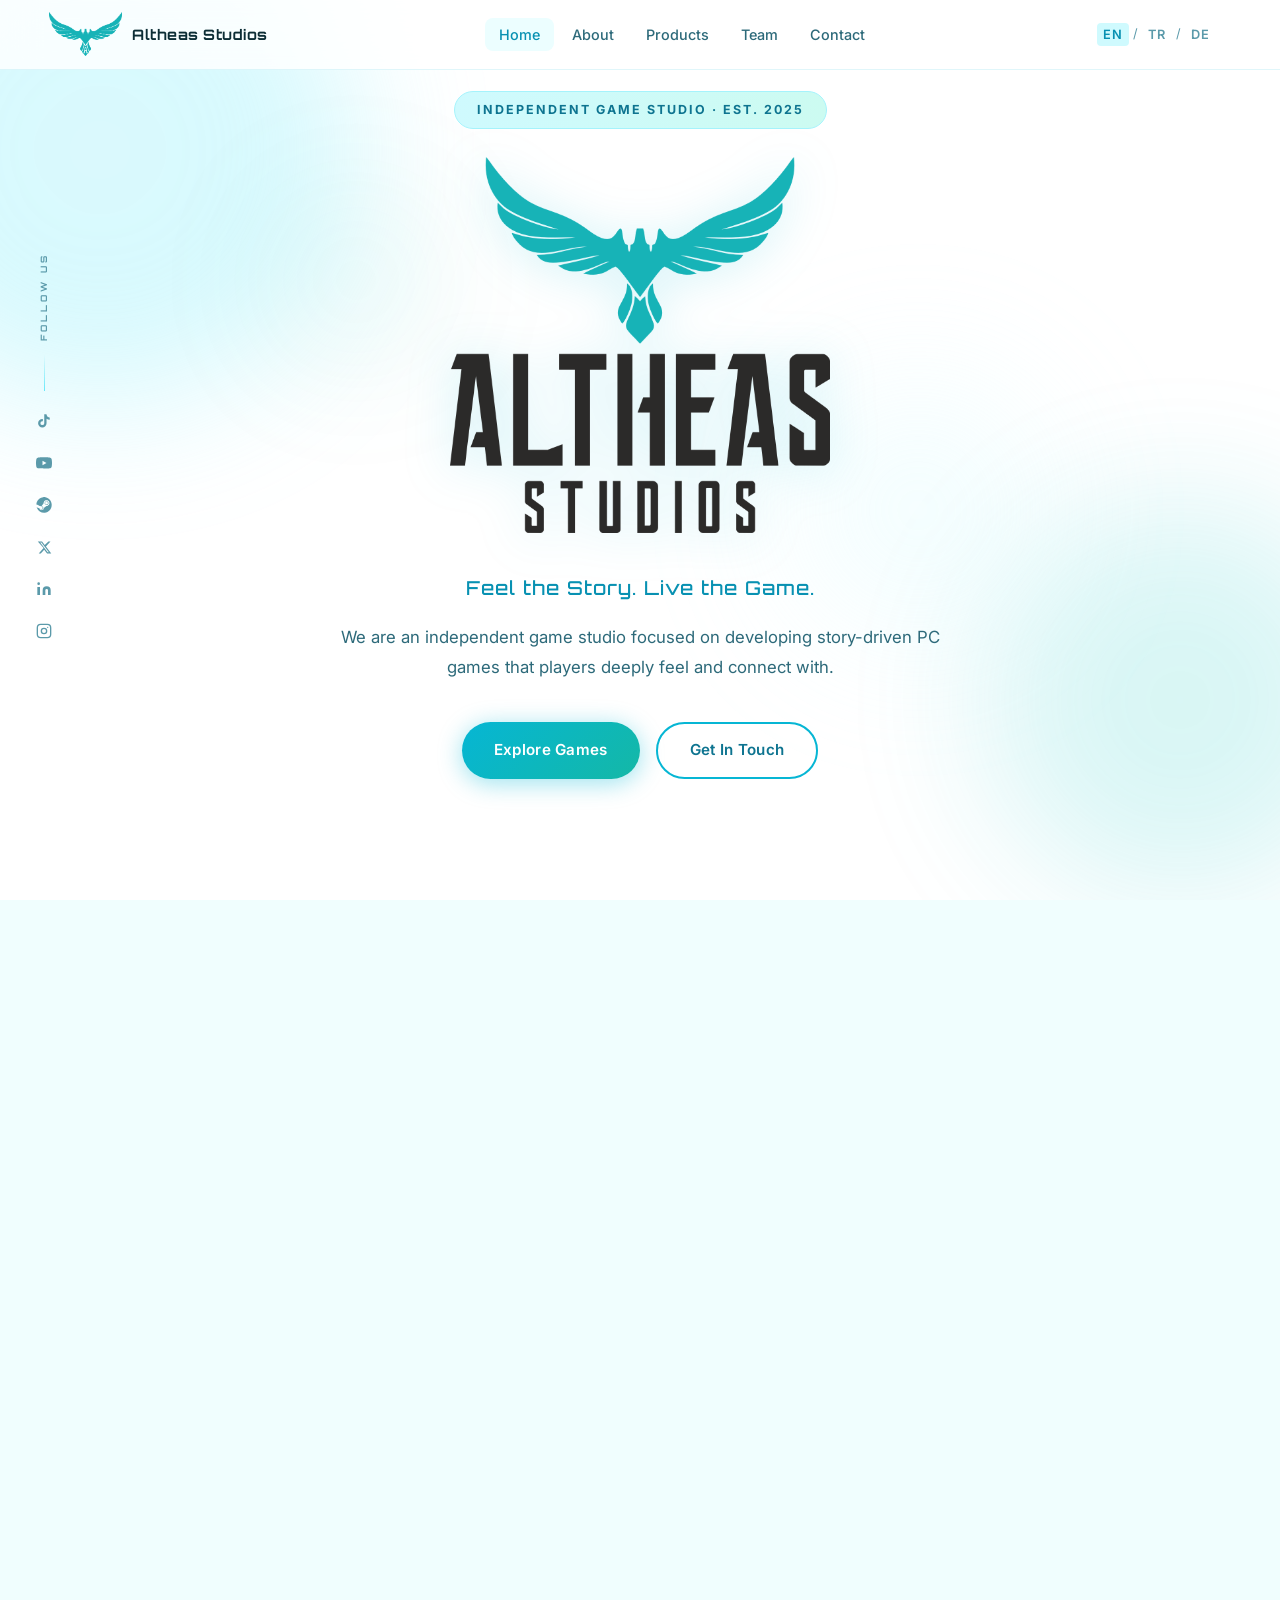
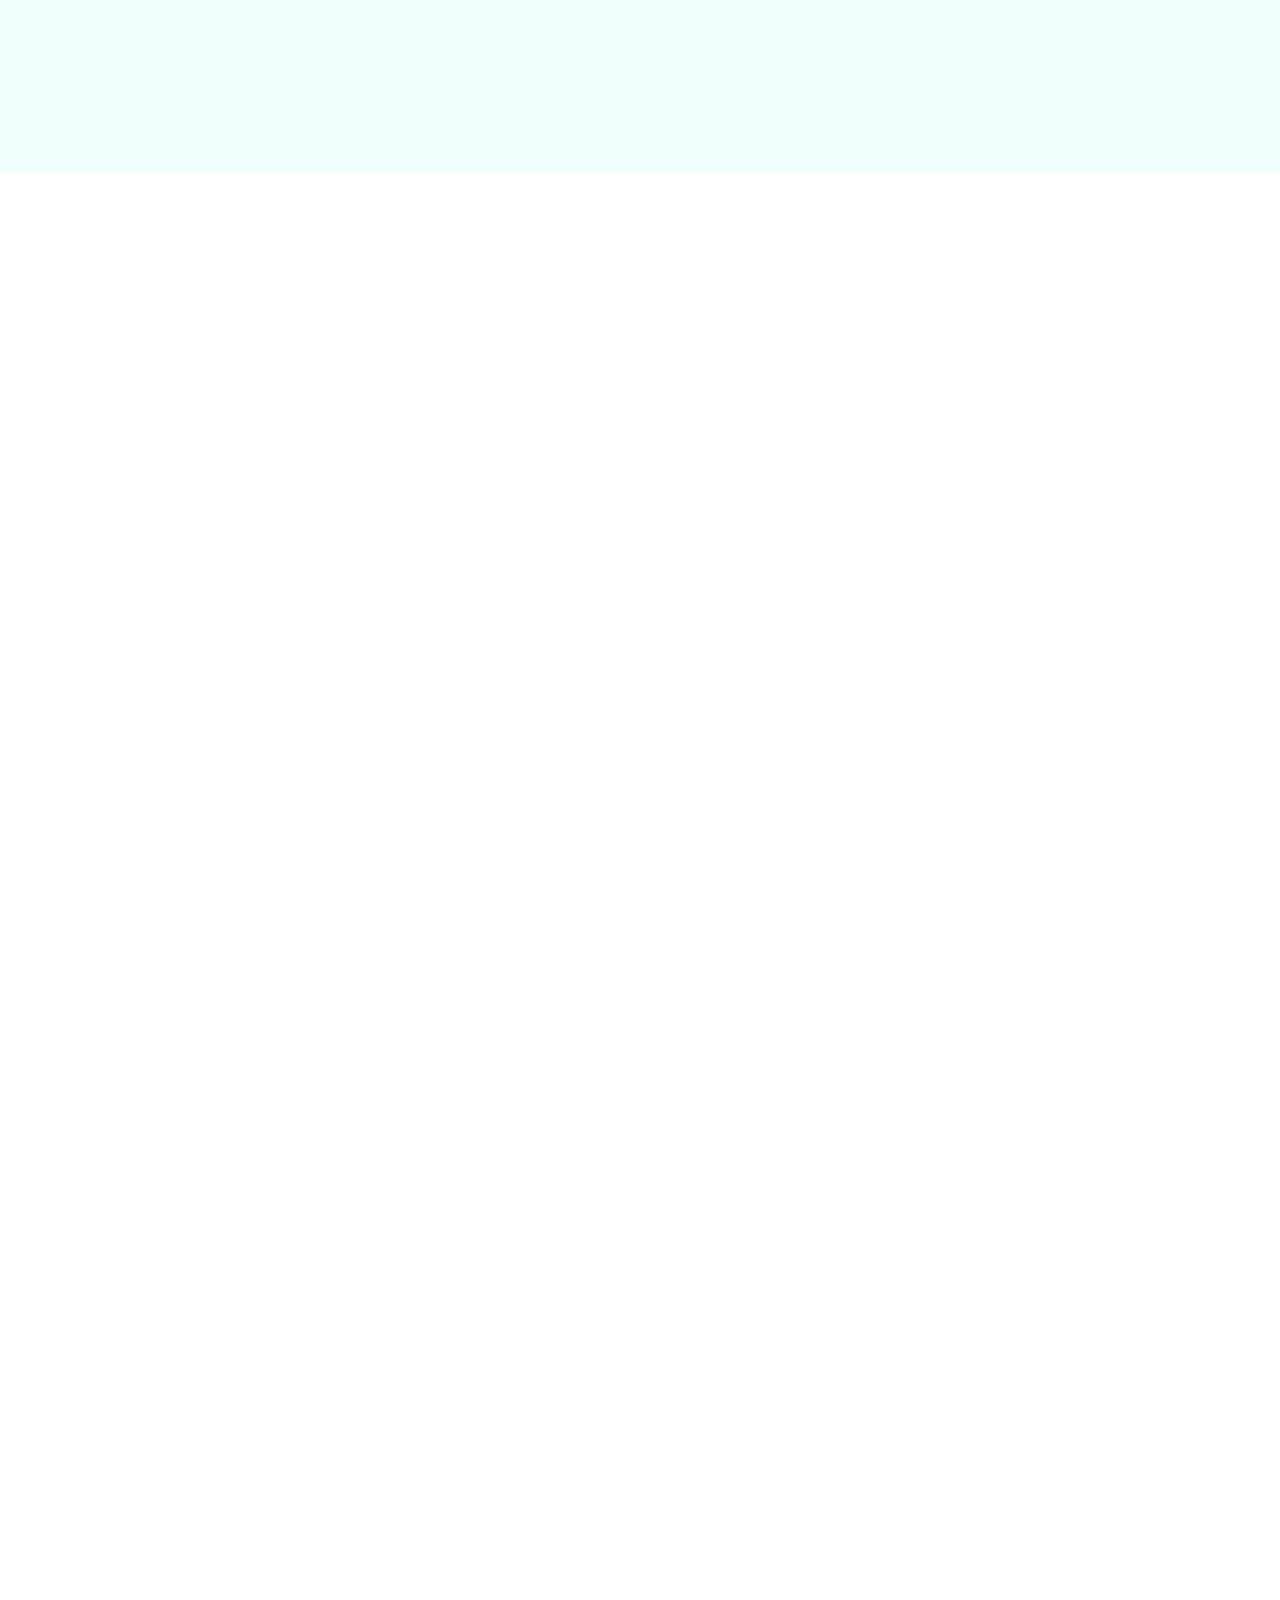
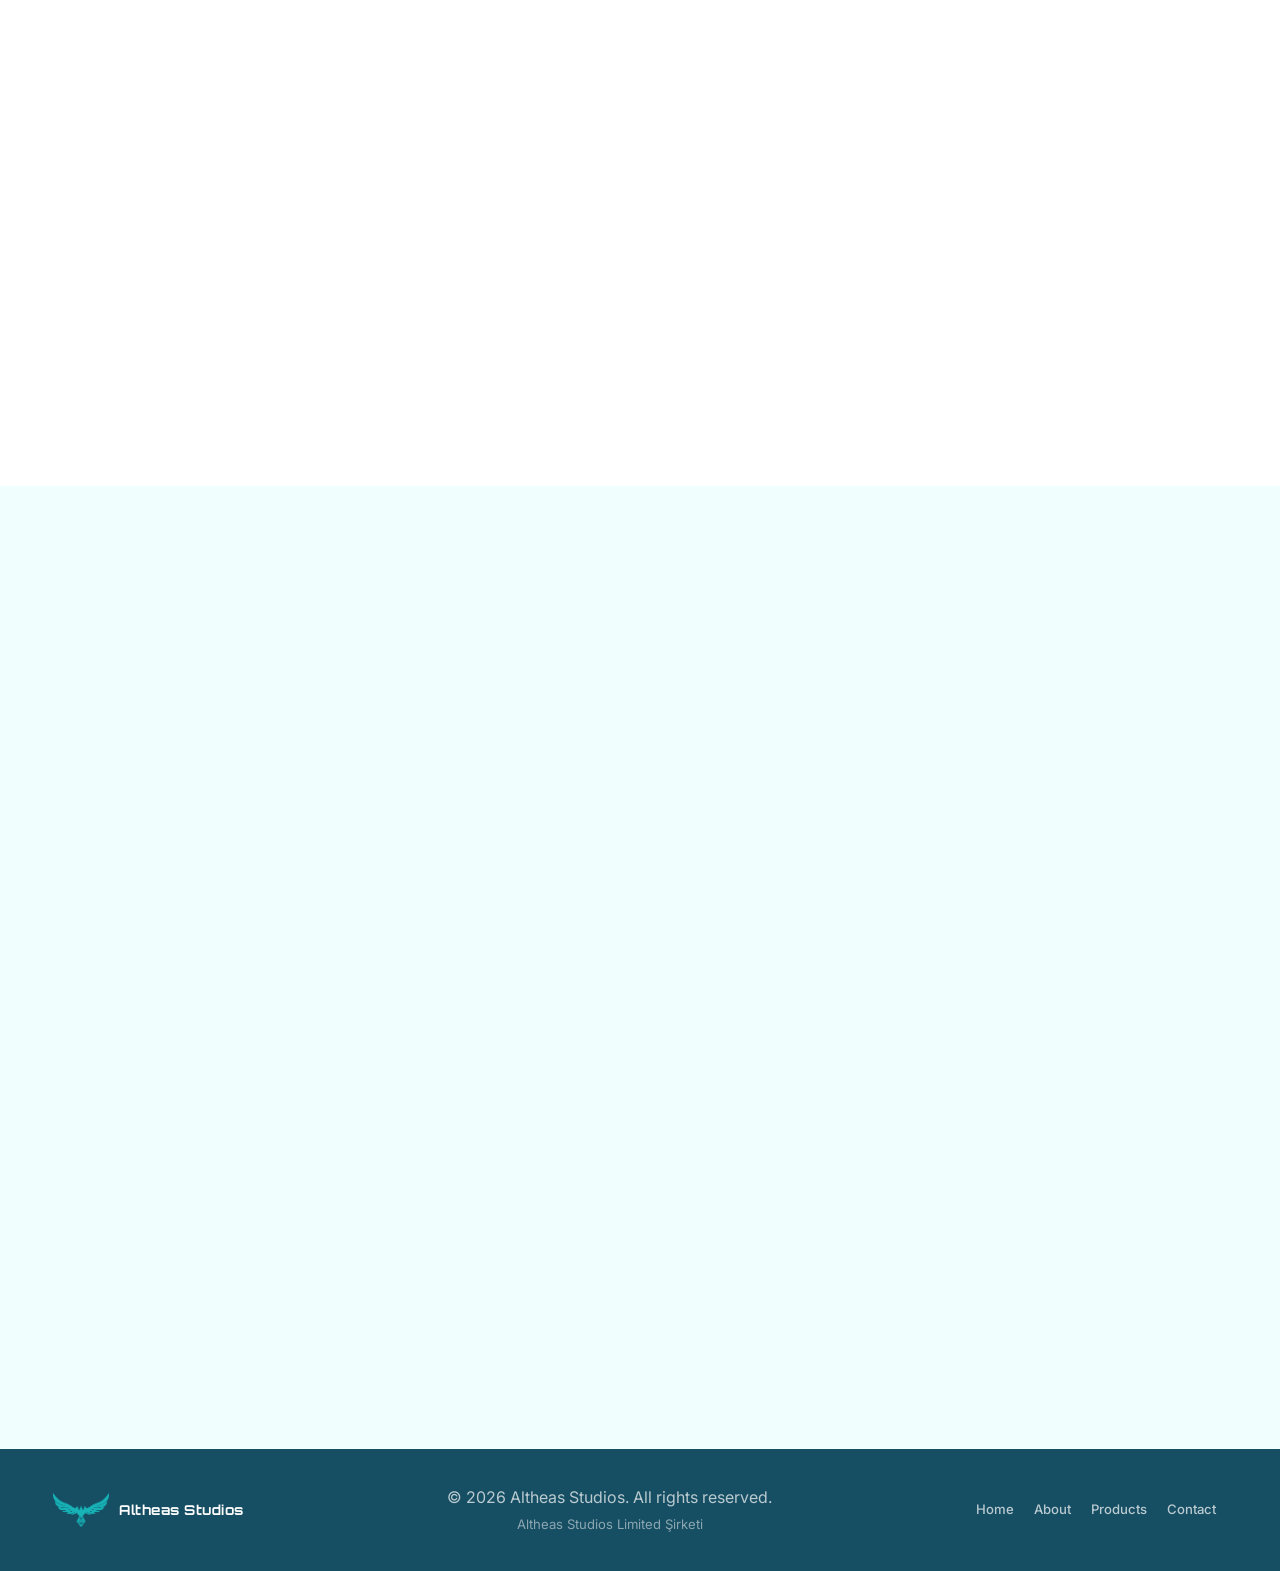
<file: index.html>
﻿<!DOCTYPE html>
<html lang="en">
<head>
  <meta charset="UTF-8" />
  <meta name="viewport" content="width=device-width, initial-scale=1.0" />
  <link rel="icon" type="image/png" href="assets/logo.png" />
  <title>Altheas Studios</title>
  <link rel="stylesheet" href="styles.css" />
  <link rel="preconnect" href="https://fonts.googleapis.com" />
  <link rel="preconnect" href="https://fonts.gstatic.com" crossorigin />
  <link
    href="https://fonts.googleapis.com/css2?family=Orbitron:wght@400;600;700;900&family=Inter:wght@300;400;500;600;700&display=swap"
    rel="stylesheet"
  />
</head>
<body>

  <!-- ─── Mount point — sections are injected here by script.js ─── -->
  <div id="app">
    <div class="page-loader">
      <div class="loader-logo"><img src="assets/logo.png" alt="Altheas Studios"></div>
    </div>
  </div>

  <!-- ── Locale files (data only, no DOM manipulation) ── -->
  <script src="locales/en.js"></script>
  <script src="locales/tr.js"></script>
  <script src="locales/de.js"></script>

  <!-- ── Main app (fetches sections, assembles DOM, runs i18n + animations) ── -->
  <script src="script.js"></script>

</body>
</html>
</file>
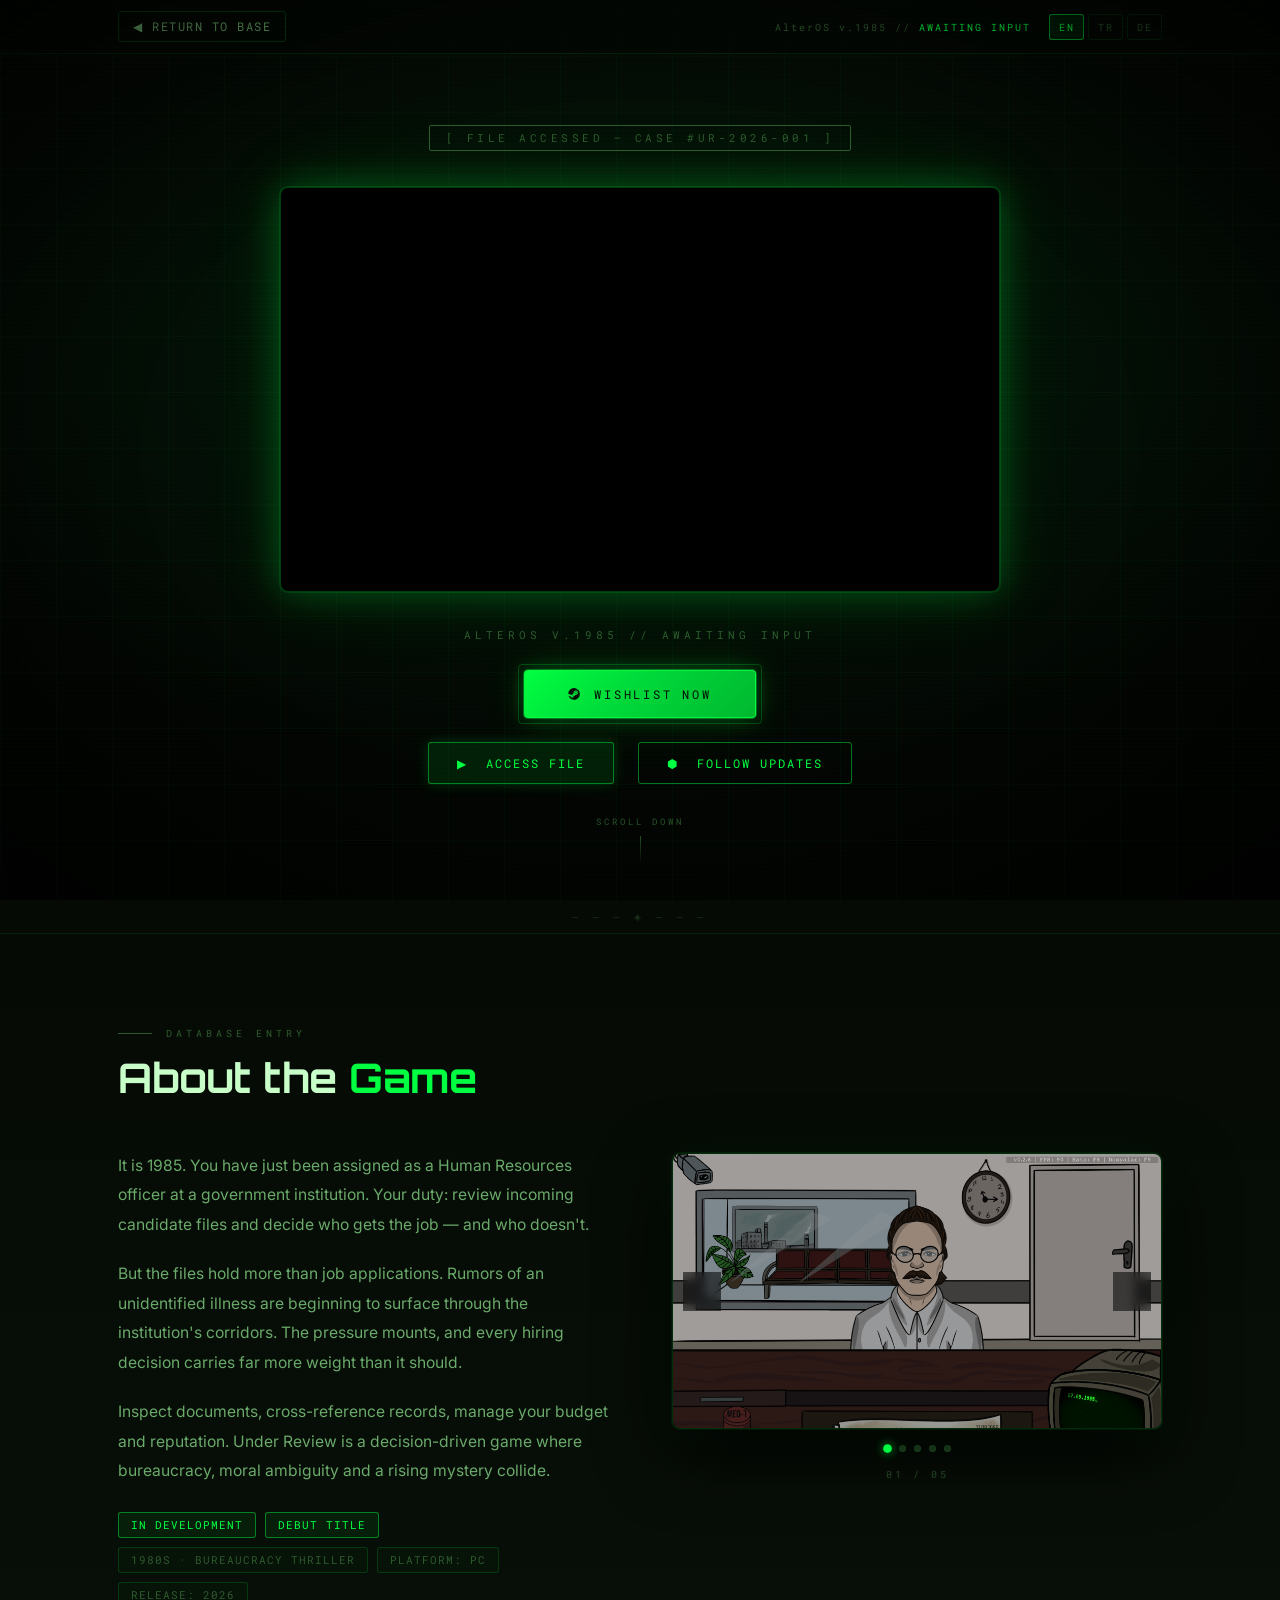
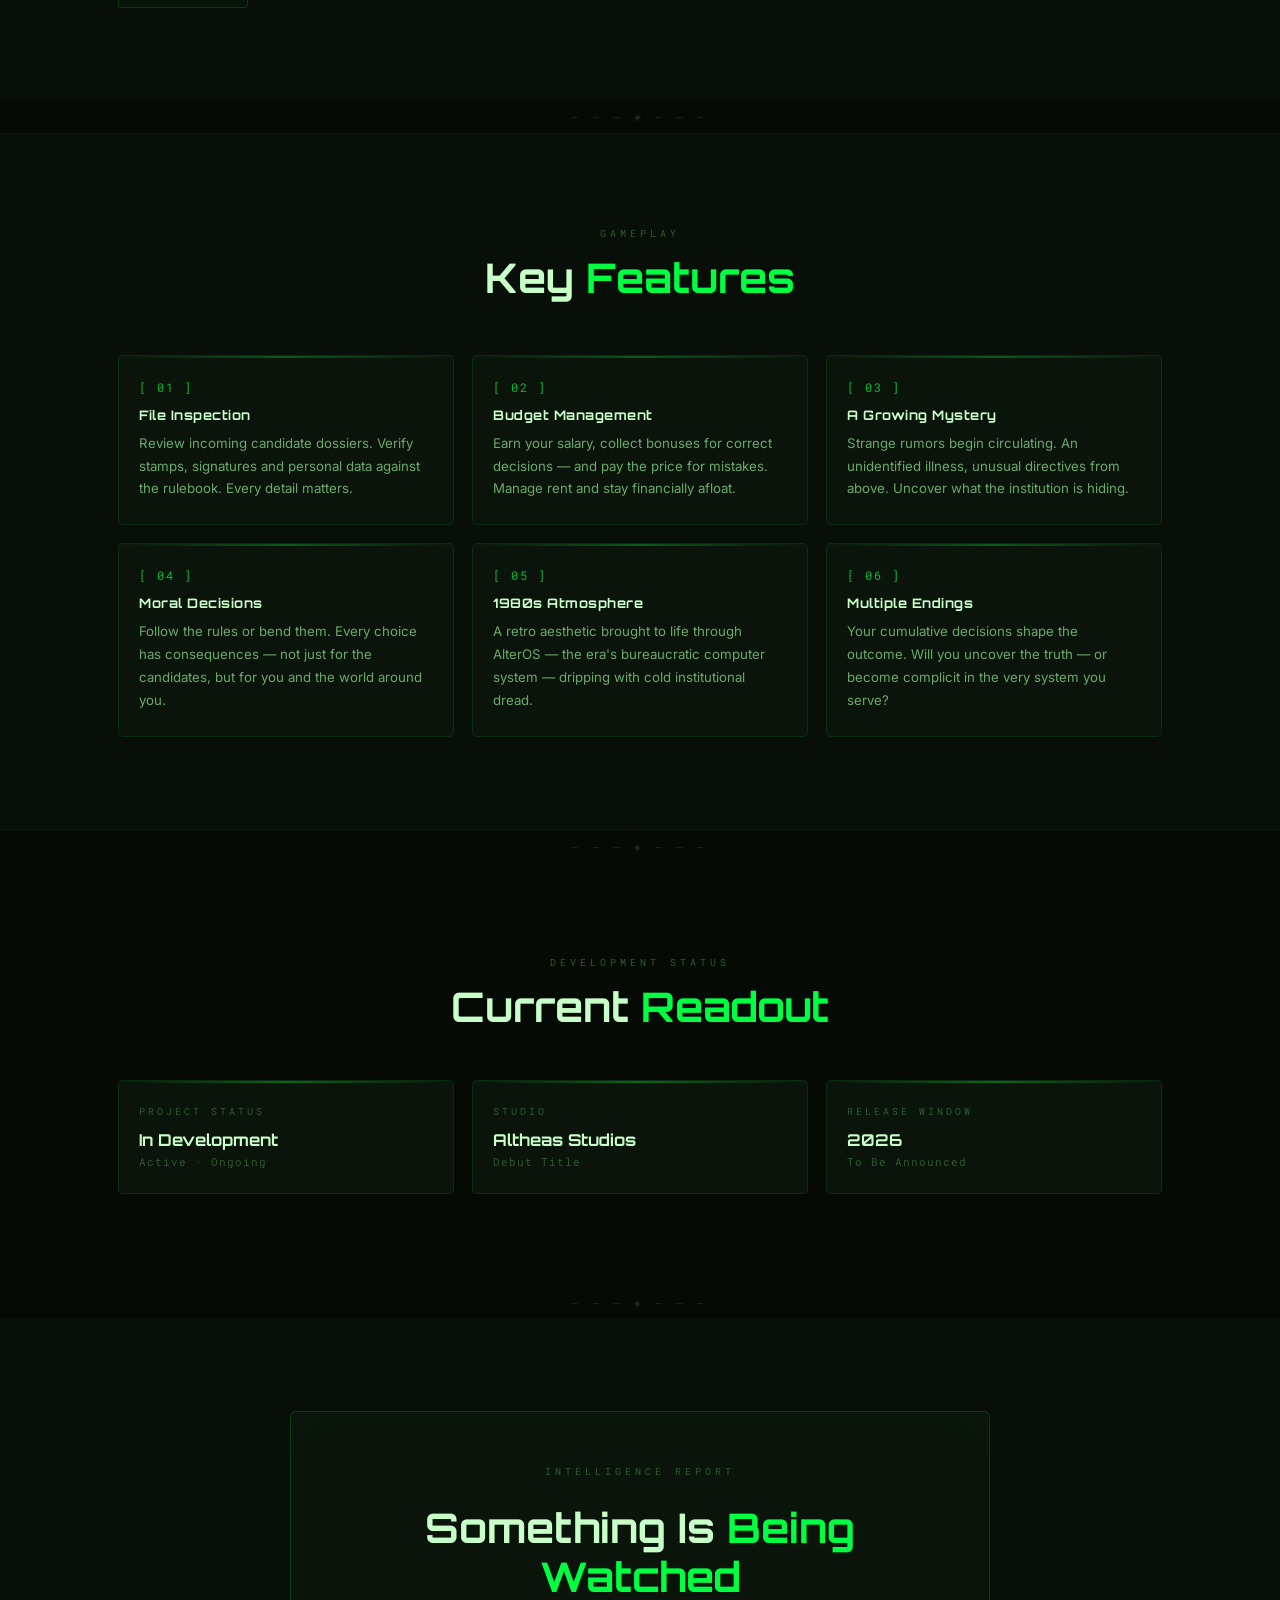
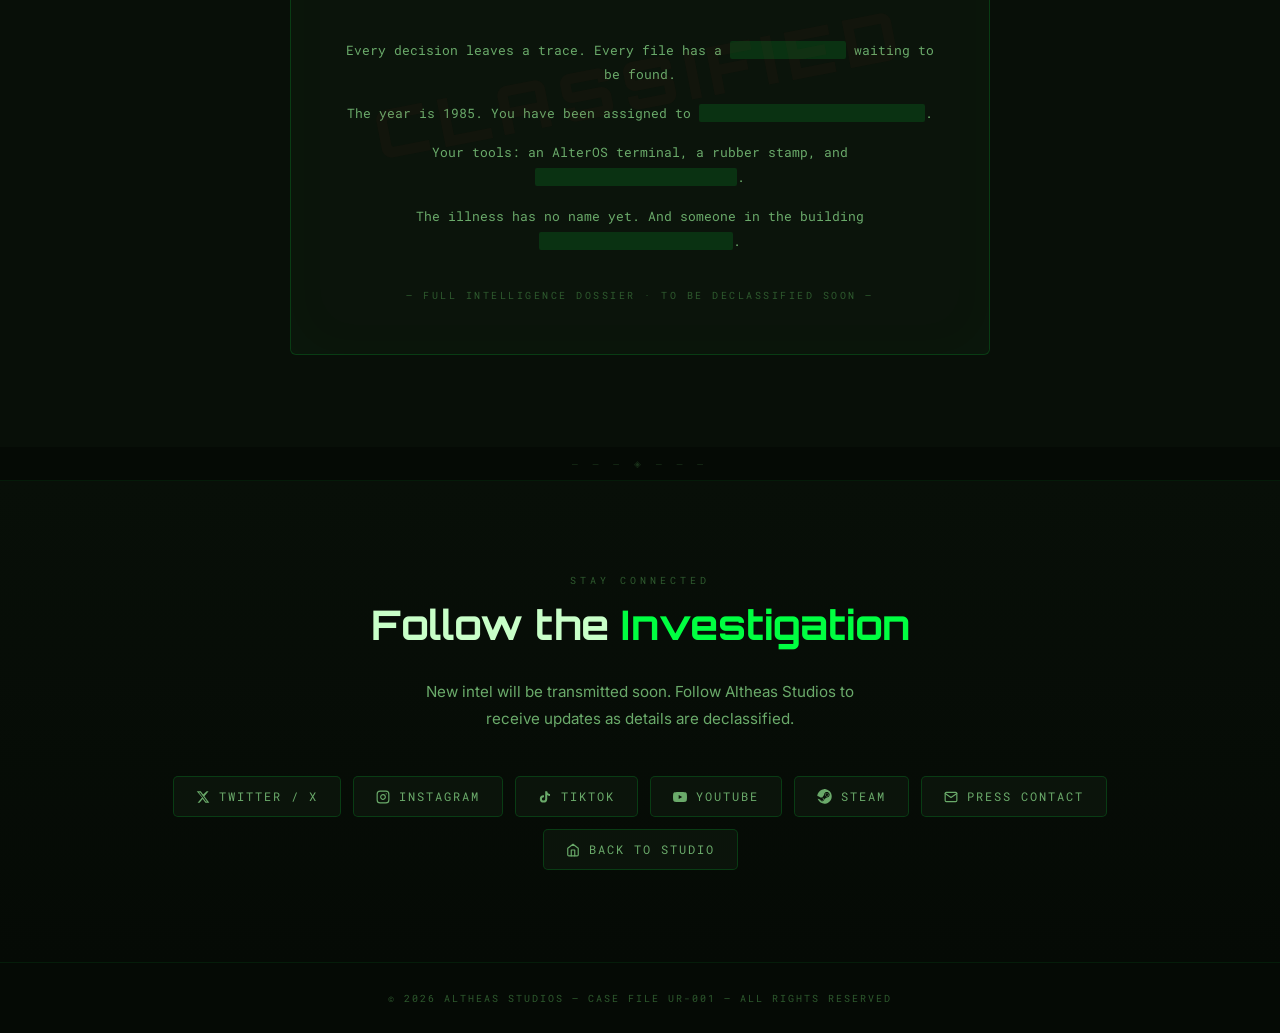
<file: games/under-review.html>
﻿<!DOCTYPE html>
<html lang="en">
<head>
  <meta charset="UTF-8" />
  <meta name="viewport" content="width=device-width, initial-scale=1.0" />
  <link rel="icon" type="image/png" href="../assets/logo.png" />
  <title>Under Review — Altheas Studios</title>
  <meta name="description" content="Under Review — debut title from Altheas Studios. A 1980s bureaucratic thriller. In active development." />
  <link rel="preconnect" href="https://fonts.googleapis.com" />
  <link rel="preconnect" href="https://fonts.gstatic.com" crossorigin />
  <link href="https://fonts.googleapis.com/css2?family=Orbitron:wght@400;600;700;900&family=Roboto+Mono:wght@400;500&family=Inter:wght@300;400;500;600;700&display=swap" rel="stylesheet" />
  <style>
    :root {
      --green-bright: #00ff41;
      --green-mid:    #00cc33;
      --green-dark:   #007a1e;
      --green-dim:    #004411;
      --red-warn:     #ff5555;
      --yellow-warn:  #ffbb00;
      --bg:           #050a05;
      --bg-surface:   #080f08;
      --bg-card:      #0b140b;
      --text-bright:  #c8ffc8;
      --text-mid:     #6aaa6a;
      --text-dim:     #2e5a2e;
      --font-mono:    'Roboto Mono', 'Courier New', monospace;
      --font-heading: 'Orbitron', sans-serif;
      --font-body:    'Inter', sans-serif;
    }
    *, *::before, *::after { box-sizing: border-box; margin: 0; padding: 0; }
    html { font-size: 16px; scroll-behavior: smooth; }
    body { font-family: var(--font-body); background: var(--bg); color: var(--text-bright); overflow-x: hidden; min-height: 100vh; }
    body::before { content: ''; position: fixed; inset: 0; background: repeating-linear-gradient(0deg,transparent,transparent 2px,rgba(0,0,0,.06) 2px,rgba(0,0,0,.06) 4px); pointer-events: none; z-index: 9000; }
    body::after  { content: ''; position: fixed; inset: 0; background: radial-gradient(ellipse at center,transparent 55%,rgba(0,0,0,.62) 100%); pointer-events: none; z-index: 8999; }
    a { text-decoration: none; color: inherit; }
    img { max-width: 100%; display: block; }
    .container { max-width: 1100px; margin: 0 auto; padding: 0 28px; }
    @keyframes blink        { 50%{opacity:0;} }
    @keyframes pulseDot     { 0%,100%{transform:scale(1);opacity:1;} 50%{transform:scale(1.6);opacity:.4;} }
    @keyframes logoFloat    { 0%,100%{transform:translateY(0);} 50%{transform:translateY(-10px);} }
    @keyframes scrollBounce { 0%,100%{opacity:.4;transform:translateX(-50%) translateY(0);} 50%{opacity:1;transform:translateX(-50%) translateY(7px);} }
    @keyframes scanFlicker  { 0%,100%{opacity:1;} 48%{opacity:1;} 50%{opacity:.96;} 52%{opacity:1;} }
    @keyframes wishlistPulse { 0%,100%{ transform:translateY(0) scale(1); box-shadow:0 0 0 1px rgba(0,255,65,.42), 0 0 18px rgba(0,255,65,.22), 0 0 42px rgba(0,255,65,.12); } 50%{ transform:translateY(-1px) scale(1.02); box-shadow:0 0 0 1px rgba(0,255,65,.68), 0 0 24px rgba(0,255,65,.34), 0 0 60px rgba(0,255,65,.18); } }

    .top-bar { position:fixed;top:0;left:0;right:0;z-index:500;height:54px;background:rgba(5,10,5,.93);border-bottom:1px solid rgba(0,255,65,.13);backdrop-filter:blur(14px);-webkit-backdrop-filter:blur(14px); }
    .top-bar-inner { max-width:1100px;margin:0 auto;padding:0 28px;height:100%;display:flex;align-items:center;justify-content:space-between;gap:16px; }
    .back-btn { display:inline-flex;align-items:center;gap:8px;font-family:var(--font-mono);font-size:.73rem;color:var(--text-mid);letter-spacing:1.5px;text-transform:uppercase;border:1px solid rgba(0,255,65,.2);padding:7px 14px;border-radius:3px;transition:color .2s,border-color .2s,background .2s;flex-shrink:0; }
    .back-btn:hover { color:var(--green-bright);border-color:rgba(0,255,65,.55);background:rgba(0,255,65,.06); }
    .top-bar-right { display:flex;align-items:center;gap:18px; }
    .top-bar-sys { font-family:var(--font-mono);font-size:.65rem;color:var(--text-dim);letter-spacing:2px; }
    .top-bar-sys .blink { color:var(--green-bright);animation:blink 1.3s step-end infinite; }
    .lang-switch { display:flex;gap:4px;align-items:center; }
    .lang-btn { font-family:var(--font-mono);font-size:.65rem;color:var(--text-dim);letter-spacing:1.5px;background:transparent;border:1px solid rgba(0,255,65,.12);padding:5px 9px;border-radius:3px;cursor:pointer;transition:color .2s,border-color .2s,background .2s;text-transform:uppercase; }
    .lang-btn:hover  { color:var(--green-bright);border-color:rgba(0,255,65,.4); }
    .lang-btn.active { color:var(--green-bright);border-color:rgba(0,255,65,.6);background:rgba(0,255,65,.09); }
    @media(max-width:600px){.top-bar-sys{display:none;}}

    .hero { min-height:100vh;display:flex;align-items:center;justify-content:center;flex-direction:column;padding:80px 28px 72px;position:relative;overflow:hidden; }
    .hero::before { content:'';position:absolute;inset:0;background:radial-gradient(ellipse 90% 65% at 50% 42%,rgba(0,56,18,.38) 0%,transparent 68%),linear-gradient(180deg,#050a05 0%,#030603 100%); }
    .hero::after  { content:'';position:absolute;inset:0;background-image:linear-gradient(rgba(0,255,65,.03) 1px,transparent 1px),linear-gradient(90deg,rgba(0,255,65,.03) 1px,transparent 1px);background-size:56px 56px; }
    .hero-content { position:relative;z-index:9100;text-align:center;max-width:860px;width:100%; }
    .file-tag { display:inline-block;font-family:var(--font-mono);font-size:.66rem;color:var(--text-dim);letter-spacing:3.5px;text-transform:uppercase;margin-bottom:36px;border:1px solid var(--text-dim);padding:5px 16px;border-radius:2px; }
    .hero-trailer {
      width: min(720px, 92%);
      aspect-ratio: 16 / 9;
      margin: 0 auto 36px;
      border: 1px solid rgba(0,255,65,.24);
      border-radius: 8px;
      overflow: hidden;
      box-shadow: 0 0 0 1px rgba(0,255,65,.12), 0 0 36px rgba(0,255,65,.24), 0 0 80px rgba(0,255,65,.12);
      background: #000;
      position: relative;
      z-index: 9101;
    }
    .hero-trailer iframe {
      width: 100%;
      height: 100%;
      border: 0;
      display: block;
    }
    .sys-label { font-family:var(--font-mono);font-size:.68rem;color:var(--text-dim);letter-spacing:4px;text-transform:uppercase;margin-bottom:28px; }
    .hero-status { display:inline-flex;align-items:center;justify-content:center;gap:14px;position:relative;font-family:var(--font-mono);font-size:.78rem;color:#061006;border:1px solid rgba(0,255,65,.82);background:linear-gradient(135deg,#00ff41 0%,#00d93a 45%,#00b82f 100%);padding:15px 34px;border-radius:4px;letter-spacing:2.8px;text-transform:uppercase;margin-bottom:24px;min-width:232px;box-shadow:0 0 0 1px rgba(0,255,65,.34),0 0 20px rgba(0,255,65,.24),0 0 48px rgba(0,255,65,.14);animation:wishlistPulse 2s ease-in-out infinite; }
    .hero-status::before { content:'';position:absolute;inset:-7px;border-radius:inherit;border:1px solid rgba(0,255,65,.22);pointer-events:none; }
    .hero-status-link { text-decoration:none; transition:transform .2s, filter .2s; }
    .hero-status-link:hover { transform:translateY(-2px) scale(1.02); filter:saturate(1.12) brightness(1.05); }
    .hero-status-link:hover .pulse-steam { box-shadow:0 0 12px rgba(0,255,65,.8); }
    .pulse-steam {
      width:12px;
      height:12px;
      flex-shrink:0;
      background-color:#071107;
      box-shadow:0 0 0 1px rgba(0,0,0,.28), 0 0 8px rgba(0,0,0,.22);
      animation:pulseDot 3.2s ease-in-out infinite;
      -webkit-mask-image:url('../assets/steam.svg');
      -webkit-mask-repeat:no-repeat;
      -webkit-mask-position:center;
      -webkit-mask-size:contain;
      mask-image:url('../assets/steam.svg');
      mask-repeat:no-repeat;
      mask-position:center;
      mask-size:contain;
    }
    .hero-cta { display:flex;gap:24px;justify-content:center;flex-wrap:wrap; }
    .btn-term { display:inline-flex;align-items:center;gap:9px;font-family:var(--font-mono);font-size:.76rem;letter-spacing:2px;text-transform:uppercase;padding:12px 28px;border:1px solid rgba(0,255,65,.45);background:transparent;color:var(--green-bright);border-radius:3px;cursor:pointer;transition:background .22s,box-shadow .22s,border-color .22s; }
    .btn-term:hover { background:rgba(0,255,65,.1);box-shadow:0 0 22px rgba(0,255,65,.22);border-color:rgba(0,255,65,.7); }
    .btn-term.filled { background:rgba(0,255,65,.1);box-shadow:0 0 14px rgba(0,255,65,.18); }
    .btn-term.filled:hover { background:rgba(0,255,65,.18);box-shadow:0 0 32px rgba(0,255,65,.32); }
    .scroll-hint { position:absolute;bottom:36px;left:50%;transform:translateX(-50%);z-index:1;display:flex;flex-direction:column;align-items:center;gap:8px;font-family:var(--font-mono);font-size:.59rem;color:var(--text-dim);letter-spacing:3px;animation:scrollBounce 2.2s ease-in-out infinite; }
    .scroll-hint::after { content:'';width:1px;height:28px;background:linear-gradient(to bottom,var(--text-dim),transparent); }

    .divider { text-align:center;font-family:var(--font-mono);font-size:.59rem;color:var(--text-dim);letter-spacing:5px;padding:10px 0;opacity:.5; }

    .page-section { padding:92px 0; }
    .sec-label { display:flex;align-items:center;gap:14px;font-family:var(--font-mono);font-size:.65rem;color:var(--text-dim);letter-spacing:4px;text-transform:uppercase;margin-bottom:14px; }
    .sec-label::before { content:'';width:34px;height:1px;background:var(--text-dim);flex-shrink:0; }
    .sec-label.centered { justify-content:center; }
    .sec-label.centered::before { display:none; }
    .sec-title { font-family:var(--font-heading);font-weight:700;line-height:1.2;font-size:clamp(1.5rem,3.6vw,2.55rem);color:var(--text-bright);margin-bottom:28px; }
    .sec-title .accent { color:var(--green-bright); }
    .sec-title.centered { text-align:center; }

    .about-section { background:linear-gradient(180deg,var(--bg) 0%,var(--bg-surface) 100%);border-top:1px solid rgba(0,255,65,.07); }
    .about-grid { display:grid;grid-template-columns:1fr 1fr;gap:64px;align-items:center; }
    .about-text { display:flex;flex-direction:column;gap:20px; }
    .about-text p { color:var(--text-mid);font-size:.98rem;line-height:1.88; }
    .tags { display:flex;gap:9px;flex-wrap:wrap;margin-top:6px; }
    .tag { font-family:var(--font-mono);font-size:.67rem;color:var(--text-dim);border:1px solid rgba(0,255,65,.16);padding:5px 12px;border-radius:3px;letter-spacing:1px;text-transform:uppercase;background:rgba(0,255,65,.025); }
    .tag.lit { color:var(--green-bright);border-color:rgba(0,255,65,.45);background:rgba(0,255,65,.07); }

    /* ── Screenshot Carousel ── */
    .carousel-wrap { display:flex;flex-direction:column;gap:16px;align-items:center; }
    .carousel {
      width:min(520px,100%);
      aspect-ratio:16/9;
      position:relative;
      border-radius:8px;
      overflow:hidden;
      border:1px solid rgba(0,255,65,.18);
      box-shadow:
        0 0 0 1px rgba(0,255,65,.06),
        0 24px 70px rgba(0,0,0,.85),
        0 0 40px rgba(0,255,65,.06);
      background:#000;
      touch-action:pan-y;
      cursor:grab;
    }
    .carousel.dragging { cursor:grabbing; }
    .carousel-track {
      display:flex;
      height:100%;
      transition:transform .55s cubic-bezier(.4,0,.2,1);
      will-change:transform;
    }
    .carousel-slide {
      flex:0 0 100%;
      width:100%;
      height:100%;
      display:flex;
      align-items:center;
      justify-content:center;
    }
    .carousel-slide img {
      width:100%;height:100%;display:block;
      object-fit:cover;
      user-select:none;
      -webkit-user-drag:none;
    }
    /* Prev / Next arrows */
    .carousel-btn {
      position:absolute;top:50%;transform:translateY(-50%);
      background:rgba(0,0,0,.55);border:1px solid rgba(0,255,65,.2);
      color:var(--green-bright);font-family:var(--font-mono);font-size:1rem;
      width:38px;height:38px;border-radius:4px;
      display:flex;align-items:center;justify-content:center;
      cursor:pointer;transition:background .2s,border-color .2s;
      z-index:5;user-select:none;backdrop-filter:blur(4px);
    }
    .carousel-btn:hover { background:rgba(0,255,65,.12);border-color:rgba(0,255,65,.5); }
    .carousel-btn.prev { left:10px; }
    .carousel-btn.next { right:10px; }
    /* Dot indicators */
    .carousel-dots { display:flex;gap:8px;align-items:center;justify-content:center; }
    .carousel-dot {
      width:7px;height:7px;border-radius:50%;
      background:var(--text-dim);
      border:1px solid rgba(0,255,65,.15);
      cursor:pointer;
      transition:background .25s,box-shadow .25s,transform .25s;
    }
    .carousel-dot.active {
      background:var(--green-bright);
      box-shadow:0 0 8px rgba(0,255,65,.7);
      transform:scale(1.25);
    }
    /* Counter label */
    .carousel-counter {
      font-family:var(--font-mono);font-size:.6rem;color:var(--text-dim);
      letter-spacing:3px;
    }

    .features-section { background:var(--bg-surface);border-top:1px solid rgba(0,255,65,.07);border-bottom:1px solid rgba(0,255,65,.07); }
    .features-grid { display:grid;grid-template-columns:repeat(3,1fr);gap:18px; }
    .feat-card { background:var(--bg-card);border:1px solid rgba(0,255,65,.1);border-radius:5px;padding:24px 20px;position:relative;overflow:hidden;transition:border-color .25s,box-shadow .25s; }
    .feat-card:hover { border-color:rgba(0,255,65,.28);box-shadow:0 0 22px rgba(0,255,65,.06); }
    .feat-card::before { content:'';position:absolute;top:0;left:0;right:0;height:2px;background:linear-gradient(90deg,transparent,var(--green-bright),transparent);opacity:.3; }
    .feat-icon  { font-family:var(--font-mono);font-size:.72rem;color:var(--green-bright);letter-spacing:2px;margin-bottom:12px;opacity:.7; }
    .feat-title { font-family:var(--font-heading);font-size:.82rem;font-weight:700;color:var(--text-bright);margin-bottom:9px;letter-spacing:.5px; }
    .feat-desc  { font-size:.83rem;color:var(--text-mid);line-height:1.72; }

    .status-section { background:var(--bg); }
    .status-grid { display:grid;grid-template-columns:repeat(3,1fr);gap:18px; }
    .stat-card { background:var(--bg-card);border:1px solid rgba(0,255,65,.1);border-radius:5px;padding:24px 20px;position:relative;overflow:hidden;transition:border-color .25s,box-shadow .25s; }
    .stat-card:hover { border-color:rgba(0,255,65,.28);box-shadow:0 0 22px rgba(0,255,65,.06); }
    .stat-card::before { content:'';position:absolute;top:0;left:0;right:0;height:2px;background:linear-gradient(90deg,transparent,var(--green-bright),transparent);opacity:.35; }
    .stat-label { font-family:var(--font-mono);font-size:.61rem;color:var(--text-dim);letter-spacing:3px;text-transform:uppercase;margin-bottom:12px; }
    .stat-value { font-family:var(--font-heading);font-size:1.02rem;font-weight:700;color:var(--text-bright);margin-bottom:5px; }
    .stat-sub   { font-family:var(--font-mono);font-size:.67rem;color:var(--text-dim);letter-spacing:1px; }

    .classified-section { background:var(--bg-surface);text-align:center; }
    .clsf-box { max-width:700px;margin:0 auto;border:1px solid rgba(0,255,65,.17);border-radius:6px;padding:52px 48px;background:var(--bg-card);position:relative;overflow:hidden; }
    .clsf-box::before { content:'CLASSIFIED';position:absolute;top:50%;left:50%;transform:translate(-50%,-50%) rotate(-11deg);font-family:var(--font-heading);font-size:4.2rem;font-weight:900;color:rgba(180,40,40,.045);letter-spacing:8px;white-space:nowrap;pointer-events:none;user-select:none; }
    .clsf-box::after { content:'';position:absolute;inset:0;border-radius:6px;box-shadow:inset 0 0 60px rgba(0,255,65,.022);pointer-events:none; }
    .redact-line { font-family:var(--font-mono);font-size:.82rem;color:var(--text-mid);margin-bottom:14px;line-height:1.9; }
    .redact { background:rgba(0,255,65,.13);color:transparent;border-radius:2px;padding:0 3px;user-select:none; }
    .declassify-note { font-family:var(--font-mono);font-size:.65rem;color:var(--text-dim);letter-spacing:2.5px;text-transform:uppercase;margin-top:34px; }

    .follow-section { background:linear-gradient(180deg,var(--bg-surface) 0%,var(--bg) 100%);border-top:1px solid rgba(0,255,65,.07);text-align:center; }
    .follow-desc { color:var(--text-mid);max-width:480px;margin:0 auto 44px;font-size:.95rem;line-height:1.78; }
    .social-links { display:flex;gap:12px;justify-content:center;flex-wrap:wrap; }
    .social-link { display:inline-flex;align-items:center;gap:9px;font-family:var(--font-mono);font-size:.72rem;color:var(--text-mid);border:1px solid rgba(0,255,65,.17);padding:12px 22px;border-radius:5px;letter-spacing:2px;text-transform:uppercase;background:var(--bg-card);transition:color .22s,border-color .22s,background .22s,transform .22s,box-shadow .22s; }
    .social-link:hover { color:var(--green-bright);border-color:rgba(0,255,65,.5);background:rgba(0,255,65,.06);transform:translateY(-3px);box-shadow:0 6px 18px rgba(0,255,65,.09); }
    .social-link svg { flex-shrink:0; }
    .social-link .steam-icon {
      width:15px;
      height:15px;
      flex-shrink:0;
      background-color:currentColor;
      -webkit-mask-image:url('../assets/steam.svg');
      -webkit-mask-repeat:no-repeat;
      -webkit-mask-position:center;
      -webkit-mask-size:contain;
      mask-image:url('../assets/steam.svg');
      mask-repeat:no-repeat;
      mask-position:center;
      mask-size:contain;
    }

    .page-footer { border-top:1px solid rgba(0,255,65,.08);padding:28px 0;text-align:center; }
    .page-footer p { font-family:var(--font-mono);font-size:.63rem;color:var(--text-dim);letter-spacing:2px; }
    .page-footer a { color:var(--text-dim);transition:color .2s; }
    .page-footer a:hover { color:var(--green-bright); }

    @media(max-width:820px) {
      .about-grid    { grid-template-columns:1fr;gap:48px; }
      .features-grid { grid-template-columns:1fr;gap:14px; }
      .status-grid   { grid-template-columns:1fr;gap:14px; }
      .clsf-box      { padding:36px 22px; }
      .clsf-box::before { font-size:2.6rem; }
    }
    @media(max-width:480px) {
      .btn-term { padding:11px 18px;font-size:.7rem; }
      .alteros-balance { font-size:1.55rem; }
    }
  </style>
</head>
<body>

  <nav class="top-bar">
    <div class="top-bar-inner">
      <a href="../index.html" class="back-btn" data-i18n="back_btn">&#9664; Return to Base</a>
      <div class="top-bar-right">
        <div class="top-bar-sys">
          AlterOS v.1985 // <span class="blink" data-i18n="sys_await">AWAITING INPUT</span>
        </div>
        <div class="lang-switch">
          <button class="lang-btn active" data-lang="en">EN</button>
          <button class="lang-btn" data-lang="tr">TR</button>
          <button class="lang-btn" data-lang="de">DE</button>
        </div>
      </div>
    </div>
  </nav>

  <div class="hero">
    <div class="hero-content">
      <div class="file-tag" data-i18n="file_tag">[ FILE ACCESSED — CASE #UR-2026-001 ]</div>
      <div class="hero-trailer" aria-label="Under Review Trailer">
        <iframe
          id="heroTrailerPlayer"
          src="https://www.youtube.com/embed/p3gu5Hhqzn0?enablejsapi=1&autoplay=1&controls=1&playsinline=1&rel=0&modestbranding=1&fs=1&iv_load_policy=3"
          title="Under Review Trailer"
          loading="lazy"
          allow="accelerometer; autoplay; clipboard-write; encrypted-media; gyroscope; picture-in-picture; web-share"
          referrerpolicy="strict-origin-when-cross-origin"
          allowfullscreen
        ></iframe>
      </div>
      <div class="sys-label">AlterOS v.1985 // <span data-i18n="sys_await">AWAITING INPUT</span></div>
      <a href="https://store.steampowered.com/app/4530500/Under_Review/" target="_blank" rel="noopener noreferrer" class="hero-status hero-status-link">
        <span class="pulse-steam" aria-hidden="true"></span>
        <span data-i18n="hero_status">WISHLIST NOW</span>
      </a>
      <div class="hero-cta">
        <a href="#about" class="btn-term filled">&#9654;&nbsp;<span data-i18n="btn_access">Access File</span></a>
        <a href="#follow" class="btn-term">&#11042;&nbsp;<span data-i18n="btn_follow">Follow Updates</span></a>
      </div>
    </div>
    <div class="scroll-hint" data-i18n="scroll_hint">SCROLL DOWN</div>
  </div>

  <div class="divider">&#x2500; &#x2500; &#x2500; &#x25C8; &#x2500; &#x2500; &#x2500;</div>

  <section class="page-section about-section" id="about">
    <div class="container">
      <div class="about-grid">
        <div class="about-text">
          <div>
            <div class="sec-label" data-i18n="about_db_label">Database Entry</div>
            <h2 class="sec-title">
              <span data-i18n="about_title_main">About the</span> <span class="accent" data-i18n="about_title_accent">Game</span>
            </h2>
          </div>
          <p data-i18n="about_p1">It is 1985. You have just been assigned as a Human Resources officer at a government institution. Your duty: review incoming candidate files and decide who gets the job — and who does not.</p>
          <p data-i18n="about_p2">But the files hold more than job applications. Rumors of an unidentified illness are beginning to surface through the institution's corridors. The pressure mounts, and every hiring decision carries far more weight than it should.</p>
          <p data-i18n="about_p3">Inspect documents, cross-reference records, manage your budget and reputation. Under Review is a decision-driven game where bureaucracy, moral ambiguity and a rising mystery collide.</p>
          <div class="tags">
            <span class="tag lit" data-i18n="tag_dev">In Development</span>
            <span class="tag lit" data-i18n="tag_debut">Debut Title</span>
            <span class="tag" data-i18n="tag_genre">1980s · Bureaucracy Thriller</span>
            <span class="tag" data-i18n="tag_platform">Platform: PC</span>
            <span class="tag" data-i18n="tag_release">Release: 2026</span>
          </div>
        </div>
        <div class="carousel-wrap">
          <div class="carousel" id="gameCarousel">
            <div class="carousel-track" id="carouselTrack">
              <div class="carousel-slide"><img src="../assets/inGameAsset/Scene_1.png" alt="Under Review — Scene 1" loading="lazy"></div>
              <div class="carousel-slide"><img src="../assets/inGameAsset/Scene_2.png" alt="Under Review — Scene 2" loading="lazy"></div>
              <div class="carousel-slide"><img src="../assets/inGameAsset/Scene_3.png" alt="Under Review — Scene 3" loading="lazy"></div>
              <div class="carousel-slide"><img src="../assets/inGameAsset/Scene_4.png" alt="Under Review — Scene 4" loading="lazy"></div>
              <div class="carousel-slide"><img src="../assets/inGameAsset/Scene_5.png" alt="Under Review — Scene 5" loading="lazy"></div>
            </div>
            <button class="carousel-btn prev" id="carouselPrev" aria-label="Previous">&#9664;</button>
            <button class="carousel-btn next" id="carouselNext" aria-label="Next">&#9654;</button>
          </div>
          <div class="carousel-dots" id="carouselDots">
            <div class="carousel-dot active" data-idx="0"></div>
            <div class="carousel-dot" data-idx="1"></div>
            <div class="carousel-dot" data-idx="2"></div>
            <div class="carousel-dot" data-idx="3"></div>
            <div class="carousel-dot" data-idx="4"></div>
          </div>
          <div class="carousel-counter" id="carouselCounter">01 / 05</div>
        </div>
      </div>
    </div>
  </section>

  <div class="divider">&#x2500; &#x2500; &#x2500; &#x25C8; &#x2500; &#x2500; &#x2500;</div>

  <section class="page-section features-section" id="features">
    <div class="container">
      <div style="text-align:center;margin-bottom:52px;">
        <div class="sec-label centered" data-i18n="features_label">Gameplay</div>
        <h2 class="sec-title centered"><span data-i18n="features_title_main">Key</span> <span class="accent" data-i18n="features_title_accent">Features</span></h2>
      </div>
      <div class="features-grid">
        <div class="feat-card"><div class="feat-icon">[ 01 ]</div><div class="feat-title" data-i18n="feat1_title">File Inspection</div><div class="feat-desc" data-i18n="feat1_desc">Review incoming candidate dossiers. Verify stamps, signatures and personal data against the rulebook. Every detail matters.</div></div>
        <div class="feat-card"><div class="feat-icon">[ 02 ]</div><div class="feat-title" data-i18n="feat2_title">Budget Management</div><div class="feat-desc" data-i18n="feat2_desc">Earn your salary, collect bonuses for correct decisions — and pay the price for mistakes. Manage rent and stay financially afloat.</div></div>
        <div class="feat-card"><div class="feat-icon">[ 03 ]</div><div class="feat-title" data-i18n="feat3_title">A Growing Mystery</div><div class="feat-desc" data-i18n="feat3_desc">Strange rumors begin circulating. An unidentified illness, unusual directives from above. Uncover what the institution is hiding.</div></div>
        <div class="feat-card"><div class="feat-icon">[ 04 ]</div><div class="feat-title" data-i18n="feat4_title">Moral Decisions</div><div class="feat-desc" data-i18n="feat4_desc">Follow the rules or bend them. Every choice has consequences — not just for the candidates, but for you and the world around you.</div></div>
        <div class="feat-card"><div class="feat-icon">[ 05 ]</div><div class="feat-title" data-i18n="feat5_title">1980s Atmosphere</div><div class="feat-desc" data-i18n="feat5_desc">A retro aesthetic brought to life through AlterOS — the era's bureaucratic computer system — dripping with cold institutional dread.</div></div>
        <div class="feat-card"><div class="feat-icon">[ 06 ]</div><div class="feat-title" data-i18n="feat6_title">Multiple Endings</div><div class="feat-desc" data-i18n="feat6_desc">Your cumulative decisions shape the outcome. Will you uncover the truth — or become complicit in the very system you serve?</div></div>
      </div>
    </div>
  </section>

  <div class="divider">&#x2500; &#x2500; &#x2500; &#x25C8; &#x2500; &#x2500; &#x2500;</div>

  <section class="page-section status-section" id="status">
    <div class="container">
      <div style="text-align:center;margin-bottom:48px;">
        <div class="sec-label centered" data-i18n="status_label">Development Status</div>
        <h2 class="sec-title centered"><span data-i18n="status_title_main">Current</span> <span class="accent" data-i18n="status_title_accent">Readout</span></h2>
      </div>
      <div class="status-grid">
        <div class="stat-card"><div class="stat-label" data-i18n="stat1_label">Project Status</div><div class="stat-value" data-i18n="stat1_val">In Development</div><div class="stat-sub" data-i18n="stat1_sub">Active · Ongoing</div></div>
        <div class="stat-card"><div class="stat-label" data-i18n="stat2_label">Studio</div><div class="stat-value">Altheas Studios</div><div class="stat-sub" data-i18n="stat2_sub">Debut Title</div></div>
        <div class="stat-card"><div class="stat-label" data-i18n="stat3_label">Release Window</div><div class="stat-value" data-i18n="stat3_val">2026</div><div class="stat-sub" data-i18n="stat3_sub">To Be Announced</div></div>
      </div>
    </div>
  </section>

  <div class="divider">&#x2500; &#x2500; &#x2500; &#x25C8; &#x2500; &#x2500; &#x2500;</div>

  <section class="page-section classified-section" id="intel">
    <div class="container">
      <div class="clsf-box">
        <div class="sec-label centered" style="margin-bottom:26px;" data-i18n="intel_label">Intelligence Report</div>
        <h2 class="sec-title centered" style="margin-bottom:36px;"><span data-i18n="intel_title_main">Something Is</span> <span class="accent" data-i18n="intel_title_accent">Being Watched</span></h2>
        <div class="redact-line" data-i18n="redact1">Every decision leaves a trace. Every file has a <span class="redact">&#x2588;&#x2588;&#x2588;&#x2588;&#x2588;&#x2588;&#x2588;&#x2588;&#x2588;&#x2588;&#x2588;&#x2588;&#x2588;&#x2588;</span> waiting to be found.</div>
        <div class="redact-line" data-i18n="redact2">The year is 1985. You have been assigned to <span class="redact">&#x2588;&#x2588;&#x2588;&#x2588;&#x2588;&#x2588;&#x2588;&#x2588;&#x2588;&#x2588;&#x2588;&#x2588;&#x2588;&#x2588;&#x2588;&#x2588;&#x2588;&#x2588;&#x2588;&#x2588;&#x2588;&#x2588;&#x2588;&#x2588;&#x2588;&#x2588;&#x2588;&#x2588;</span>.</div>
        <div class="redact-line" data-i18n="redact3">Your tools: an AlterOS terminal, a rubber stamp, and <span class="redact">&#x2588;&#x2588;&#x2588;&#x2588;&#x2588;&#x2588;&#x2588;&#x2588;&#x2588;&#x2588;&#x2588;&#x2588;&#x2588;&#x2588;&#x2588;&#x2588;&#x2588;&#x2588;&#x2588;&#x2588;&#x2588;&#x2588;&#x2588;&#x2588;&#x2588;</span>.</div>
        <div class="redact-line" data-i18n="redact4">The illness has no name yet. And someone in the building <span class="redact">&#x2588;&#x2588;&#x2588;&#x2588;&#x2588;&#x2588;&#x2588;&#x2588;&#x2588;&#x2588;&#x2588;&#x2588;&#x2588;&#x2588;&#x2588;&#x2588;&#x2588;&#x2588;&#x2588;&#x2588;&#x2588;&#x2588;&#x2588;&#x2588;</span>.</div>
        <div class="declassify-note" data-i18n="intel_footer">— Full Intelligence Dossier · To Be Declassified Soon —</div>
      </div>
    </div>
  </section>

  <div class="divider">&#x2500; &#x2500; &#x2500; &#x25C8; &#x2500; &#x2500; &#x2500;</div>

  <section class="page-section follow-section" id="follow">
    <div class="container">
      <div class="sec-label centered" style="margin-bottom:14px;" data-i18n="follow_label">Stay Connected</div>
      <h2 class="sec-title centered"><span data-i18n="follow_title_main">Follow the</span> <span class="accent" data-i18n="follow_title_accent">Investigation</span></h2>
      <p class="follow-desc" data-i18n="follow_desc">New intel will be transmitted soon. Follow Altheas Studios to receive updates as details are declassified.</p>
      <div class="social-links">
        <a href="https://x.com/UnderReviewPC" target="_blank" rel="noopener noreferrer" class="social-link"><svg width="14" height="14" viewBox="0 0 24 24" fill="currentColor" aria-hidden="true"><path d="M18.244 2.25h3.308l-7.227 8.26 8.502 11.24H16.17l-4.714-6.231-5.401 6.231H2.746l7.73-8.835L1.254 2.25H8.08l4.259 5.632L18.244 2.25zM17.1 19.77h1.833L7.084 4.126H5.117L17.1 19.77z"/></svg>Twitter / X</a>
        <a href="https://www.instagram.com/underreviewgame/" target="_blank" rel="noopener noreferrer" class="social-link"><svg width="14" height="14" viewBox="0 0 24 24" fill="none" stroke="currentColor" stroke-width="2" stroke-linecap="round" stroke-linejoin="round" aria-hidden="true"><rect x="2" y="2" width="20" height="20" rx="5" ry="5"/><path d="M16 11.37A4 4 0 1 1 12.63 8 4 4 0 0 1 16 11.37z"/><line x1="17.5" y1="6.5" x2="17.51" y2="6.5"/></svg>Instagram</a>
        <a href="https://www.tiktok.com/@underreviewgame" target="_blank" rel="noopener noreferrer" class="social-link"><svg width="14" height="14" viewBox="0 0 24 24" fill="currentColor" aria-hidden="true"><path d="M19.59 6.69a4.83 4.83 0 0 1-3.77-4.25V2h-3.45v13.67a2.89 2.89 0 0 1-2.88 2.5 2.89 2.89 0 0 1-2.89-2.89 2.89 2.89 0 0 1 2.89-2.89c.28 0 .54.04.79.1V9.01a6.27 6.27 0 0 0-.79-.05 6.34 6.34 0 0 0-6.34 6.34 6.34 6.34 0 0 0 6.34 6.34 6.34 6.34 0 0 0 6.33-6.34V8.69a8.18 8.18 0 0 0 4.78 1.53V6.77a4.85 4.85 0 0 1-1.01-.08z"/></svg>TikTok</a>
        <a href="https://www.youtube.com/@UnderReviewGame" target="_blank" rel="noopener noreferrer" class="social-link"><svg width="14" height="14" viewBox="0 0 24 24" fill="currentColor" aria-hidden="true"><path d="M23.5 6.2a3.07 3.07 0 0 0-2.16-2.17C19.43 3.5 12 3.5 12 3.5s-7.43 0-9.34.53A3.07 3.07 0 0 0 .5 6.2 32.4 32.4 0 0 0 0 12a32.4 32.4 0 0 0 .5 5.8 3.07 3.07 0 0 0 2.16 2.17c1.91.53 9.34.53 9.34.53s7.43 0 9.34-.53a3.07 3.07 0 0 0 2.16-2.17A32.4 32.4 0 0 0 24 12a32.4 32.4 0 0 0-.5-5.8zM9.75 15.5v-7l6 3.5-6 3.5z"/></svg>YouTube</a>
        <a href="https://store.steampowered.com/app/4530500/Under_Review/" target="_blank" rel="noopener noreferrer" class="social-link"><span class="steam-icon" aria-hidden="true"></span>Steam</a>
        <a href="mailto:press@altheasstudios.com" class="social-link"><svg width="14" height="14" viewBox="0 0 24 24" fill="none" stroke="currentColor" stroke-width="2" stroke-linecap="round" stroke-linejoin="round" aria-hidden="true"><path d="M4 4h16c1.1 0 2 .9 2 2v12c0 1.1-.9 2-2 2H4c-1.1 0-2-.9-2-2V6c0-1.1.9-2 2-2z"/><polyline points="22,6 12,13 2,6"/></svg><span data-i18n="social_press">Press Contact</span></a>
        <a href="../index.html" class="social-link"><svg width="14" height="14" viewBox="0 0 24 24" fill="none" stroke="currentColor" stroke-width="2" stroke-linecap="round" stroke-linejoin="round" aria-hidden="true"><path d="M3 9l9-7 9 7v11a2 2 0 0 1-2 2H5a2 2 0 0 1-2-2z"/><polyline points="9 22 9 12 15 12 15 22"/></svg><span data-i18n="social_back">Back to Studio</span></a>
      </div>
    </div>
  </section>

  <footer class="page-footer">
    <div class="container">
      <p>&copy; 2026 <a href="../index.html">ALTHEAS STUDIOS</a> &mdash; <span data-i18n="footer_rights">CASE FILE UR-001 &mdash; ALL RIGHTS RESERVED</span></p>
    </div>
  </footer>

  <script>
  const UR_LOCALES = {
    en: {
      back_btn:'◀ Return to Base',sys_await:'AWAITING INPUT',
      file_tag:'[ FILE ACCESSED — CASE #UR-2026-001 ]',
      hero_status:'WISHLIST NOW',btn_access:'Access File',btn_follow:'Follow Updates',scroll_hint:'SCROLL DOWN',
      about_db_label:'Database Entry',about_title_main:'About the',about_title_accent:'Game',
      about_p1:"It is 1985. You have just been assigned as a Human Resources officer at a government institution. Your duty: review incoming candidate files and decide who gets the job — and who doesn't.",
      about_p2:"But the files hold more than job applications. Rumors of an unidentified illness are beginning to surface through the institution's corridors. The pressure mounts, and every hiring decision carries far more weight than it should.",
      about_p3:'Inspect documents, cross-reference records, manage your budget and reputation. Under Review is a decision-driven game where bureaucracy, moral ambiguity and a rising mystery collide.',
      tag_dev:'In Development',tag_debut:'Debut Title',tag_genre:'1980s · Bureaucracy Thriller',tag_platform:'Platform: PC',tag_release:'Release: 2026',
      tab_jobs:'[ JOBS ]',tab_rules:'[ RULES ]',tab_calendar:'[ CALENDAR ]',tab_bank:'[ BANK ]',
      balance_lbl:'BALANCE:',end_day:'[ END DAY ]',history_title:'--- ACCOUNT HISTORY ---',
      entry_rent:'Rent',entry_bonus:'Bonus x2',entry_bonus_note:'Correct candidate archival bonus.',
      entry_salary:'Salary',entry_penalty:'Penalty x1',entry_penalty_note:'Forged ID (Fake Stamp) candidate archived.',
      features_label:'Gameplay',features_title_main:'Key',features_title_accent:'Features',
      feat1_title:'File Inspection',feat1_desc:'Review incoming candidate dossiers. Verify stamps, signatures and personal data against the rulebook. Every detail matters.',
      feat2_title:'Budget Management',feat2_desc:'Earn your salary, collect bonuses for correct decisions — and pay the price for mistakes. Manage rent and stay financially afloat.',
      feat3_title:'A Growing Mystery',feat3_desc:'Strange rumors begin circulating. An unidentified illness, unusual directives from above. Uncover what the institution is hiding.',
      feat4_title:'Moral Decisions',feat4_desc:'Follow the rules or bend them. Every choice has consequences — not just for the candidates, but for you and the world around you.',
      feat5_title:'1980s Atmosphere',feat5_desc:"A retro aesthetic brought to life through AlterOS — the era's bureaucratic computer system — dripping with cold institutional dread.",
      feat6_title:'Multiple Endings',feat6_desc:'Your cumulative decisions shape the outcome. Will you uncover the truth — or become complicit in the very system you serve?',
      status_label:'Development Status',status_title_main:'Current',status_title_accent:'Readout',
      stat1_label:'Project Status',stat1_val:'In Development',stat1_sub:'Active · Ongoing',
      stat2_label:'Studio',stat2_sub:'Debut Title',
      stat3_label:'Release Window',stat3_val:'2026',stat3_sub:'To Be Announced',
      intel_label:'Intelligence Report',intel_title_main:'Something Is',intel_title_accent:'Being Watched',
      redact1:'Every decision leaves a trace. Every file has a <span class="redact">██████████████</span> waiting to be found.',
      redact2:'The year is 1985. You have been assigned to <span class="redact">████████████████████████████</span>.',
      redact3:'Your tools: an AlterOS terminal, a rubber stamp, and <span class="redact">█████████████████████████</span>.',
      redact4:'The illness has no name yet. And someone in the building <span class="redact">████████████████████████</span>.',
      intel_footer:'— Full Intelligence Dossier · To Be Declassified Soon —',
      follow_label:'Stay Connected',follow_title_main:'Follow the',follow_title_accent:'Investigation',
      follow_desc:'New intel will be transmitted soon. Follow Altheas Studios to receive updates as details are declassified.',
      social_press:'Press Contact',social_back:'Back to Studio',
      footer_rights:'CASE FILE UR-001 — ALL RIGHTS RESERVED'
    },
    tr: {
      back_btn:'◀ Ana Sayfaya Dön',sys_await:'GİRİŞ BEKLENİYOR',
      file_tag:'[ DOSYAYA ERİŞİLDİ — VAKA #UR-2026-001 ]',
      hero_status:'İSTEK LİSTESİNE EKLE',btn_access:'Dosyaya Eriş',btn_follow:'Takip Et',scroll_hint:'AŞAĞI KAYDIR',
      about_db_label:'Veritabanı Girişi',about_title_main:'Oyun',about_title_accent:'Hakkında',
      about_p1:'1985 yılı. Bir devlet kurumunda İnsan Kaynakları memuru olarak göreve yeni başladınız. Göreviniz: gelen aday dosyalarını incelemek ve kimin işe alınacağına — kimin alınmayacağına — karar vermek.',
      about_p2:"Ancak dosyalar basit iş başvurularından çok daha fazlasını barındırıyor. Kimliği henüz belirsiz bir hastalığa dair duyumlar kurumun koridorlarında yayılmaya başlıyor. Baskı artıyor ve her işe alım kararı olması gerekenden çok daha fazla anlam taşıyor.",
      about_p3:'Belgeleri inceleyin, kayıtları çapraz kontrol edin, bütçenizi ve itibarınızı yönetin. Under Review; bürokrasinin, ahlaki belirsizliğin ve büyüyen bir gizemin çarpıştığı karar odaklı bir oyundur.',
      tag_dev:'Geliştiriliyor',tag_debut:'İlk Oyun',tag_genre:'1980ler · Bürokrasi Gizemi',tag_platform:'Platform: PC',tag_release:'Çıkış: 2026',
      tab_jobs:'[ İŞLER ]',tab_rules:'[ KURALLAR ]',tab_calendar:'[ TAKVİM ]',tab_bank:'[ BANKA ]',
      balance_lbl:'BAKİYE:',end_day:'[ GÜNÜ BİTİR ]',history_title:'--- HESAP GEÇMİŞİ ---',
      entry_rent:'Kira',entry_bonus:'Prim x2',entry_bonus_note:'Doğru aday arşivleme primi.',
      entry_salary:'Maaş',entry_penalty:'Ceza x1',entry_penalty_note:'Sahte (Kimlik Kartı: Sahte Damga) aday arşivlendi.',
      features_label:'Mekanikler',features_title_main:'Öne Çıkan',features_title_accent:'Özellikler',
      feat1_title:'Dosya İnceleme',feat1_desc:'Gelen aday dosyalarını inceleyin. Damgaları, imzaları ve kişisel bilgileri kural kitabıyla karşılaştırın. Her detay önemlidir.',
      feat2_title:'Bütçe Yönetimi',feat2_desc:'Maaşınızı kazanın, doğru kararlar için prim alın — yanlışların bedelini ödeyin. Kiranızı yönetin, finansal olarak ayakta kalın.',
      feat3_title:'Büyüyen Gizem',feat3_desc:'Tuhaf duyumlar yayılmaya başlıyor. Kimliği belirsiz bir hastalık, yukarıdan gelen alışılmadık direktifler. Kurumun sakladığı gerçeği bulun.',
      feat4_title:'Ahlaki Kararlar',feat4_desc:'Kurallara uyun ya da onları zorlayın. Her tercihin sonuçları var — yalnızca adaylar için değil, sizin ve çevreniz için de.',
      feat5_title:'1980ler Atmosferi',feat5_desc:'AlterOS aracılığıyla canlandırılmış el yapımı bir retro estetik — dönemin bürokratik bilgisayar sistemi soğuk kurumsal bir gerilimle damıtılıyor.',
      feat6_title:'Çoklu Son',feat6_desc:'Birikimli kararlarınız sonucu şekillendirir. Gerçeği ortaya çıkaracak mısınız — yoksa hizmet ettiğiniz sistemin suç ortağı mı olacaksınız?',
      status_label:'Geliştirme Durumu',status_title_main:'Güncel',status_title_accent:'Durum',
      stat1_label:'Proje Durumu',stat1_val:'Geliştiriliyor',stat1_sub:'Aktif · Devam Ediyor',
      stat2_label:'Stüdyo',stat2_sub:'İlk Oyun',
      stat3_label:'Çıkış Tarihi',stat3_val:'2026',stat3_sub:'Duyurulacak',
      intel_label:'İstihbarat Raporu',intel_title_main:'Bir Şeyler',intel_title_accent:'Gözetleniyor',
      redact1:'Her karar bir iz bırakır. Her dosyanın bulunmayı bekleyen bir <span class="redact">██████████████</span> var.',
      redact2:'Yıl 1985. Bir devlet kurumunda <span class="redact">████████████████████████████</span> olarak görevlendirildiniz.',
      redact3:'Araçlarınız: bir AlterOS terminali, bir kaşe ve <span class="redact">█████████████████████████</span>.',
      redact4:'Hastalığın henüz bir adı yok. Ve binada biri <span class="redact">████████████████████████</span>.',
      intel_footer:'— Tam İstihbarat Dosyası · Yakında Gizlilikten Çıkarılacak —',
      follow_label:'Bağlantıda Kal',follow_title_main:'Soruşturmayı',follow_title_accent:'Takip Et',
      follow_desc:"Yeni bilgiler yakında iletilecek. Detaylar gizlilikten çıkarıldıkça haberdar olmak için Altheas Studios'u takip edin.",
      social_press:'Basın İletişim',social_back:'Stüdyoya Dön',
      footer_rights:'VAKA DOSYASI UR-001 — TÜM HAKLARI SAKLIDIR'
    },
    de: {
      back_btn:'◀ Zurück zur Basis',sys_await:'EINGABE ERWARTET',
      file_tag:'[ DATEI GEÖFFNET — FALL #UR-2026-001 ]',
      hero_status:'JETZT AUF DIE WUNSCHLISTE',btn_access:'Datei Öffnen',btn_follow:'Updates Folgen',scroll_hint:'NACH UNTEN',
      about_db_label:'Datenbankeintrag',about_title_main:'Über das',about_title_accent:'Spiel',
      about_p1:'1985. Sie wurden als HR-Beamter bei einer Regierungsbehörde eingesetzt. Ihre Aufgabe: eingehende Bewerberdossiers prüfen und entscheiden, wer eingestellt wird — und wer nicht.',
      about_p2:'Doch die Akten verbergen mehr als Bewerbungen. Gerüchte über eine unbekannte Krankheit beginnen durch die Korridore der Behörde zu wabern. Der Druck steigt, und jede Einstellungsentscheidung trägt weit mehr Gewicht als sie sollte.',
      about_p3:'Dokumente prüfen, Akten abgleichen, Budget und Ruf verwalten. Under Review ist ein entscheidungsgetriebenes Spiel, in dem Bürokratie, moralische Ambiguität und ein wachsendes Mysterium aufeinanderprallen.',
      tag_dev:'In Entwicklung',tag_debut:'Debut-Titel',tag_genre:'1980er · Bürokratie-Thriller',tag_platform:'Plattform: PC',tag_release:'Release: 2026',
      tab_jobs:'[ JOBS ]',tab_rules:'[ REGELN ]',tab_calendar:'[ KALENDER ]',tab_bank:'[ BANK ]',
      balance_lbl:'GUTHABEN:',end_day:'[ TAG BEENDEN ]',history_title:'--- KONTOHISTORIE ---',
      entry_rent:'Miete',entry_bonus:'Bonus x2',entry_bonus_note:'Korrekte Kandidatenarchivierung.',
      entry_salary:'Gehalt',entry_penalty:'Strafe x1',entry_penalty_note:'Gefälschter Ausweis (Falscher Stempel) archiviert.',
      features_label:'Gameplay',features_title_main:'Wichtige',features_title_accent:'Features',
      feat1_title:'Aktenprüfung',feat1_desc:'Eingehende Bewerberdossiers prüfen. Stempel, Unterschriften und persönliche Daten gegen das Regelwerk abgleichen. Jedes Detail zählt.',
      feat2_title:'Budgetverwaltung',feat2_desc:'Gehalt verdienen, Boni für korrekte Entscheidungen kassieren — und für Fehler bezahlen. Miete verwalten und finanziell über Wasser bleiben.',
      feat3_title:'Ein Wachsendes Mysterium',feat3_desc:'Seltsame Gerüchte kursieren. Eine unbekannte Krankheit, ungewöhnliche Direktiven von oben. Lüften Sie, was die Behörde verbirgt.',
      feat4_title:'Moralische Entscheidungen',feat4_desc:'Den Regeln folgen oder sie beugen. Jede Entscheidung hat Konsequenzen — nicht nur für die Kandidaten, sondern für Sie und Ihre Umgebung.',
      feat5_title:'1980er Atmosphäre',feat5_desc:"Eine retro Ästhetik durch AlterOS — das bürokratische Computersystem der Ära — trieft vor kalter institutioneller Bedrohung.",
      feat6_title:'Multiple Enden',feat6_desc:'Ihre kumulativen Entscheidungen formen das Ergebnis. Werden Sie die Wahrheit aufdecken — oder zum Komplizen des Systems werden, dem Sie dienen?',
      status_label:'Entwicklungsstatus',status_title_main:'Aktueller',status_title_accent:'Stand',
      stat1_label:'Projektstatus',stat1_val:'In Entwicklung',stat1_sub:'Aktiv · Laufend',
      stat2_label:'Studio',stat2_sub:'Debut-Titel',
      stat3_label:'Release-Fenster',stat3_val:'2026',stat3_sub:'Wird Bekannt Gegeben',
      intel_label:'Geheimdienstbericht',intel_title_main:'Etwas Wird',intel_title_accent:'Beobachtet',
      redact1:'Jede Entscheidung hinterlässt Spuren. Jede Akte hat ein <span class="redact">██████████████</span>, das darauf wartet, gefunden zu werden.',
      redact2:'Das Jahr ist 1985. Sie wurden <span class="redact">████████████████████████████</span> zugewiesen.',
      redact3:'Ihre Werkzeuge: ein AlterOS-Terminal, ein Stempel und <span class="redact">█████████████████████████</span>.',
      redact4:'Die Krankheit hat noch keinen Namen. Und jemand im Gebäude <span class="redact">████████████████████████</span>.',
      intel_footer:'— Vollständiges Geheimdienstdossier · Demnächst Freigegeben —',
      follow_label:'Vernetzt Bleiben',follow_title_main:'Der Ermittlung',follow_title_accent:'Folgen',
      follow_desc:'Neue Informationen werden bald übermittelt. Folgen Sie Altheas Studios, um Updates zu erhalten, sobald Details freigegeben werden.',
      social_press:'Pressekontakt',social_back:'Zur Studio',
      footer_rights:'FALLAKTE UR-001 — ALLE RECHTE VORBEHALTEN'
    }
  };

  let currentLang = 'en';
  function applyLang(lang) {
    if (!UR_LOCALES[lang]) return;
    currentLang = lang;
    const t = UR_LOCALES[lang];
    document.querySelectorAll('[data-i18n]').forEach(el => {
      const key = el.getAttribute('data-i18n');
      if (t[key] !== undefined) el.innerHTML = t[key];
    });
    document.documentElement.lang = lang;
    localStorage.setItem('ur_lang', lang);
    document.querySelectorAll('.lang-btn').forEach(b => b.classList.toggle('active', b.dataset.lang === lang));
  }

  let ytApiReadyPromise;
  function ensureYouTubeApiReady() {
    if (window.YT && window.YT.Player) return Promise.resolve(window.YT);
    if (ytApiReadyPromise) return ytApiReadyPromise;

    ytApiReadyPromise = new Promise((resolve) => {
      const previous = window.onYouTubeIframeAPIReady;
      window.onYouTubeIframeAPIReady = function() {
        if (typeof previous === 'function') previous();
        resolve(window.YT);
      };

      const existingScript = document.querySelector('script[src="https://www.youtube.com/iframe_api"]');
      if (!existingScript) {
        const script = document.createElement('script');
        script.src = 'https://www.youtube.com/iframe_api';
        script.async = true;
        document.head.appendChild(script);
      }
    });

    return ytApiReadyPromise;
  }

  function initHeroTrailerPlayer() {
    const trailer = document.getElementById('heroTrailerPlayer');
    if (!trailer) return;

    ensureYouTubeApiReady().then(() => {
      new window.YT.Player('heroTrailerPlayer', {
        events: {
          onReady: (event) => {
            event.target.setVolume(100);
          }
        }
      });
    });
  }

  document.addEventListener('DOMContentLoaded', () => {
    document.querySelectorAll('.lang-btn').forEach(btn => btn.addEventListener('click', () => applyLang(btn.dataset.lang)));
    const bl = navigator.language.slice(0,2).toLowerCase();
    const saved = localStorage.getItem('ur_lang');
    applyLang(saved || (['tr','de'].includes(bl) ? bl : 'en'));
    initHeroTrailerPlayer();

    // Carousel
    const carousel = document.getElementById('gameCarousel');
    const track   = document.getElementById('carouselTrack');
    const dots    = document.querySelectorAll('.carousel-dot');
    const counter = document.getElementById('carouselCounter');
    const slides = Array.from(track.children);
    const total  = slides.length;
    const firstClone = slides[0].cloneNode(true);
    const lastClone = slides[total - 1].cloneNode(true);
    firstClone.setAttribute('aria-hidden', 'true');
    lastClone.setAttribute('aria-hidden', 'true');
    track.appendChild(firstClone);
    track.insertBefore(lastClone, track.firstChild);

    let current   = 0;
    let position  = 1;
    let timer;
    let isAnimating = false;
    let isDragging = false;
    let startX = 0;
    let deltaX = 0;
    let dragPointerId = null;

    function disableImageDrag() {
      carousel.querySelectorAll('img').forEach((img) => {
        img.setAttribute('draggable', 'false');
        img.addEventListener('dragstart', (e) => e.preventDefault());
      });
    }
    disableImageDrag();

    function updateUI() {
      dots.forEach((d, i) => d.classList.toggle('active', i === current));
      counter.textContent = String(current + 1).padStart(2, '0') + ' / ' + String(total).padStart(2, '0');
    }

    function setTrackPosition(animate, pixelOffset = 0) {
      track.style.transition = animate ? 'transform .55s cubic-bezier(.4,0,.2,1)' : 'none';
      if (pixelOffset !== 0) {
        track.style.transform = `translateX(calc(${-position * 100}% + ${pixelOffset}px))`;
      } else {
        track.style.transform = `translateX(-${position * 100}%)`;
      }
    }

    function updateDragPosition() {
      setTrackPosition(false, deltaX);
    }

    function step(dir) {
      if (isAnimating) return;
      isAnimating = true;
      position += dir;
      current = (current + dir + total) % total;
      updateUI();
      setTrackPosition(true);
    }

    function goTo(index) {
      const target = (index + total) % total;
      if (target === current || isAnimating) return;
      isAnimating = true;
      current = target;
      position = target + 1;
      updateUI();
      setTrackPosition(true);
    }

    function normalizeLoopBoundary() {
      if (position === 0) {
        position = total;
        setTrackPosition(false);
      } else if (position === total + 1) {
        position = 1;
        setTrackPosition(false);
      }
    }

    function startAuto() {
      clearInterval(timer);
      timer = setInterval(() => step(1), 3000);
    }

    function endDrag(shouldResumeAuto) {
      if (!isDragging) return;
      isDragging = false;
      carousel.classList.remove('dragging');
      track.style.transition = 'transform .55s cubic-bezier(.4,0,.2,1)';

      const threshold = Math.max(45, carousel.clientWidth * 0.12);
      if (Math.abs(deltaX) > threshold) {
        step(deltaX < 0 ? 1 : -1);
      } else {
        setTrackPosition(true);
      }

      deltaX = 0;
      dragPointerId = null;
      if (shouldResumeAuto) startAuto();
    }

    track.addEventListener('transitionend', (e) => {
      if (e.propertyName !== 'transform') return;
      isAnimating = false;
      normalizeLoopBoundary();
    });

    document.getElementById('carouselPrev').addEventListener('click', () => {
      if (isAnimating || isDragging) return;
      step(-1);
      startAuto();
    });
    document.getElementById('carouselNext').addEventListener('click', () => {
      if (isAnimating || isDragging) return;
      step(1);
      startAuto();
    });
    dots.forEach(d => d.addEventListener('click', () => {
      if (isAnimating || isDragging) return;
      goTo(+d.dataset.idx);
      startAuto();
    }));

    carousel.addEventListener('pointerdown', (e) => {
      if (e.pointerType === 'mouse' && e.button !== 0) return;
      if (e.target.closest('.carousel-btn')) return;
      if (isAnimating) return;
      isDragging = true;
      dragPointerId = e.pointerId;
      startX = e.clientX;
      deltaX = 0;
      track.style.transition = 'none';
      carousel.classList.add('dragging');
      clearInterval(timer);
      carousel.setPointerCapture(e.pointerId);
    });

    carousel.addEventListener('pointermove', (e) => {
      if (!isDragging || e.pointerId !== dragPointerId) return;
      deltaX = e.clientX - startX;
      updateDragPosition();
    });

    carousel.addEventListener('pointerup', (e) => {
      if (e.pointerId !== dragPointerId) return;
      endDrag(true);
    });

    carousel.addEventListener('pointercancel', (e) => {
      if (e.pointerId !== dragPointerId) return;
      endDrag(true);
    });

    carousel.addEventListener('lostpointercapture', () => {
      endDrag(true);
    });

    // Pause on hover
    carousel.addEventListener('mouseenter', () => { if (!isDragging) clearInterval(timer); });
    carousel.addEventListener('mouseleave', () => { if (!isDragging) startAuto(); });

    updateUI();
    setTrackPosition(false);
    startAuto();
  });
  </script>
</body>
</html>
</file>
<file: styles.css>
/* ════════════════════════════════════════════════════════════════
   ALTHEAS STUDIOS — stylesheet
   Theme: Light · Turquoise / Cyan / White · Gaming
   ════════════════════════════════════════════════════════════════ */

/* ─── Variables ─────────────────────────────────────────────── */
:root {
  --cyan-50:  #ecfeff;
  --cyan-100: #cffafe;
  --cyan-200: #a5f3fc;
  --cyan-300: #67e8f9;
  --cyan-400: #22d3ee;
  --cyan-500: #06b6d4;
  --cyan-600: #0891b2;
  --cyan-700: #0e7490;
  --cyan-800: #155e75;
  --cyan-900: #164e63;

  --teal-400: #2dd4bf;
  --teal-500: #14b8a6;
  --teal-600: #0d9488;

  --white:    #ffffff;
  --bg:       #f0fefe;
  --bg-alt:   #e8f9fb;
  --surface:  #ffffff;
  --border:   #bee5ea;

  --text-primary:   #0c2d35;
  --text-secondary: #2d6a7a;
  --text-muted:     #5b9aaa;

  --gradient-brand: linear-gradient(135deg, var(--cyan-500), var(--teal-500));
  --gradient-light: linear-gradient(135deg, var(--cyan-50), var(--bg-alt));

  --shadow-sm:  0 2px 8px rgba(6,182,212,.12);
  --shadow-md:  0 8px 32px rgba(6,182,212,.16);
  --shadow-lg:  0 24px 64px rgba(6,182,212,.20);
  --shadow-card: 0 4px 24px rgba(14,116,144,.10);

  --radius-sm:  8px;
  --radius-md:  16px;
  --radius-lg:  24px;
  --radius-xl:  32px;

  --font-heading: 'Orbitron', sans-serif;
  --font-body:    'Inter', sans-serif;

  --navbar-h: 70px;
  --transition: 0.55s cubic-bezier(0.22, 1, 0.36, 1);
}

/* ─── Page loader ───────────────────────────────────────────── */
.page-loader {
  display: flex;
  align-items: center;
  justify-content: center;
  min-height: 100vh;
  background: var(--white);
}
.loader-logo {
  animation: logoPulse 1.2s ease-in-out infinite alternate;
}
.loader-logo img {
  height: 80px;
  width: auto;
}
@keyframes logoPulse {
  from { opacity: 0.3; transform: scale(0.95); }
  to   { opacity: 1.0; transform: scale(1.05); }
}

/* ─── Reset ──────────────────────────────────────────────────── */
*, *::before, *::after { box-sizing: border-box; margin: 0; padding: 0; }
html { scroll-behavior: smooth; font-size: 16px; }
body {
  font-family: var(--font-body);
  background: var(--bg);
  color: var(--text-primary);
  line-height: 1.6;
  overflow-x: hidden;
}
a { text-decoration: none; color: inherit; }
img { max-width: 100%; display: block; }
ul { list-style: none; }

/* ─── Scroll animation base ─────────────────────────────────── */
.animate-item {
  opacity: 0;
  transform: translateY(60px);
  transition: opacity var(--transition), transform var(--transition);
}
.animate-item.visible {
  opacity: 1;
  transform: translateY(0);
}
.animate-item.exit-up {
  opacity: 0;
  transform: translateY(-40px);
  transition: opacity 0.35s ease, transform 0.35s ease;
}
/* staggered children */
.animate-item:nth-child(2) { transition-delay: 0.08s; }
.animate-item:nth-child(3) { transition-delay: 0.16s; }
.animate-item:nth-child(4) { transition-delay: 0.24s; }
.animate-item:nth-child(5) { transition-delay: 0.32s; }

/* ─── Container ──────────────────────────────────────────────── */
.container {
  max-width: 1200px;
  margin: 0 auto;
  padding: 0 24px;
}

/* ─── Common buttons ──────────────────────────────────────────── */
.btn {
  display: inline-flex;
  align-items: center;
  justify-content: center;
  gap: 8px;
  padding: 14px 32px;
  border-radius: 50px;
  font-family: var(--font-body);
  font-size: 0.95rem;
  font-weight: 600;
  cursor: pointer;
  border: none;
  transition: all 0.28s ease;
  letter-spacing: 0.3px;
}
.btn-primary {
  background: var(--gradient-brand);
  color: var(--white);
  box-shadow: 0 4px 24px rgba(6,182,212,.40);
}
.btn-primary:hover {
  transform: translateY(-2px);
  box-shadow: 0 8px 32px rgba(6,182,212,.55);
}
.btn-secondary {
  background: transparent;
  color: var(--cyan-700);
  border: 2px solid var(--cyan-500);
}
.btn-secondary:hover {
  background: var(--cyan-50);
  transform: translateY(-2px);
  box-shadow: var(--shadow-sm);
}
.btn-sm {
  padding: 9px 22px;
  font-size: 0.85rem;
  background: var(--gradient-brand);
  color: var(--white);
  box-shadow: 0 2px 12px rgba(6,182,212,.30);
}
.btn-sm:hover { transform: translateY(-2px); box-shadow: 0 6px 20px rgba(6,182,212,.45); }
.btn-full { width: 100%; }

.btn-steam {
  background: #1b2838;
  color: #d8e2ea;
  box-shadow: 0 2px 12px rgba(27, 40, 56, 0.34);
}
.btn-steam:hover {
  background: #2a475e;
  box-shadow: 0 6px 20px rgba(42, 71, 94, 0.42);
}
.btn-steam .steam-icon {
  width: 14px;
  height: 14px;
  display: block;
  background-color: currentColor;
  -webkit-mask-image: url('assets/steam.svg');
  -webkit-mask-repeat: no-repeat;
  -webkit-mask-position: center;
  -webkit-mask-size: contain;
  mask-image: url('assets/steam.svg');
  mask-repeat: no-repeat;
  mask-position: center;
  mask-size: contain;
}

/* ─── Section commons ──────────────────────────────────────────── */
.section { padding: 100px 0; position: relative; }
.section:nth-of-type(odd) { background: var(--white); }
.section:nth-of-type(even) { background: var(--bg); }

.section-header {
  text-align: center;
  margin-bottom: 64px;
}
.section-tag {
  display: inline-block;
  background: var(--cyan-100);
  color: var(--cyan-700);
  font-size: 0.78rem;
  font-weight: 700;
  letter-spacing: 2px;
  text-transform: uppercase;
  padding: 6px 18px;
  border-radius: 50px;
  margin-bottom: 16px;
}
.section-title {
  font-family: var(--font-heading);
  font-size: clamp(1.8rem, 4vw, 3rem);
  font-weight: 700;
  color: var(--text-primary);
  margin-bottom: 16px;
}
.section-subtitle {
  max-width: 600px;
  margin: 16px auto 0;
  color: var(--text-secondary);
  font-size: 1.05rem;
}
.title-line-dec {
  width: 60px;
  height: 4px;
  background: var(--gradient-brand);
  border-radius: 4px;
  margin: 0 auto;
}

/* ════════════════════════════════════════════════════════════════
   NAVBAR
   ════════════════════════════════════════════════════════════════ */
.navbar {
  position: fixed;
  top: 0; left: 0; right: 0;
  z-index: 1000;
  height: var(--navbar-h);
  background: rgba(255,255,255,0.82);
  backdrop-filter: blur(18px);
  -webkit-backdrop-filter: blur(18px);
  border-bottom: 1px solid rgba(6,182,212,0.12);
  transition: box-shadow 0.3s, background 0.3s;
}
.navbar.scrolled {
  background: rgba(255,255,255,0.96);
  box-shadow: 0 4px 24px rgba(6,182,212,.14);
}
.nav-container {
  max-width: 1200px;
  margin: 0 auto;
  padding: 0 24px;
  height: 100%;
  display: flex;
  align-items: center;
  justify-content: space-between;
  gap: 24px;
}
.nav-logo {
  display: flex;
  align-items: center;
  gap: 10px;
  flex-shrink: 0;
}
/* Bird icon in navbar — clipped top portion of the square logo image */
.nav-logo-bird {
  width: 100px;
  height: 44px;
  overflow: hidden;
  flex-shrink: 0;
  border-radius: 8px;
  display: contents;
  align-items: center;
  justify-content: center;
}
.nav-logo-bird img {
  width: 73px;
  margin-left: -15px;
  margin-top: -1px;
  display: block;
}
/* Small bird in footer */
.footer-logo-bird {
  width: 34px;
  height: 34px;
  overflow: hidden;
  flex-shrink: 0;
  border-radius: 6px;
  display: contents;
}
.footer-logo-bird img {
  display: contents;
  width: 56px;
  margin-left: -11px;
  margin-top: 0;
  display: block;
}
/* Full logo in hero */
.hero-logo-img {
  display: block;
  width: min(380px, 82%);
  margin: 0 auto 12px;
  mix-blend-mode: multiply;
  filter: drop-shadow(0 4px 24px rgba(6,182,212,0.18));
  margin-bottom: 40px;
}
.logo-box {
  width: 50px; height: 42px;
  background: var(--gradient-brand);
  border-radius: 10px;
  display: flex;
  align-items: center;
  justify-content: center;
  font-family: var(--font-heading);
  font-size: 0.85rem;
  font-weight: 900;
  color: var(--white);
  letter-spacing: 1px;
  box-shadow: 0 4px 16px rgba(6,182,212,.40);
}
.logo-box.small { width: 34px; height: 34px; font-size: 0.7rem; }
.logo-text {
  font-family: var(--font-heading);
  font-size: 0.9rem;
  font-weight: 700;
  color: var(--text-primary);
  letter-spacing: 0.5px;
}
.nav-links {
  display: flex;
  align-items: center;
  gap: 4px;
}
.nav-link {
  padding: 8px 14px;
  border-radius: 8px;
  font-size: 0.9rem;
  font-weight: 500;
  color: var(--text-secondary);
  transition: all 0.22s;
}
.nav-link:hover,
.nav-link.active {
  color: var(--cyan-600);
  background: var(--cyan-50);
}
.nav-right {
  display: flex;
  align-items: center;
  gap: 16px;
}
.lang-switcher {
  display: flex;
  align-items: center;
  gap: 4px;
}
.lang-sep { color: var(--text-muted); font-size: 0.8rem; }
.lang-btn {
  background: none;
  border: none;
  cursor: pointer;
  font-family: var(--font-body);
  font-size: 0.8rem;
  font-weight: 600;
  letter-spacing: 1px;
  color: var(--text-muted);
  padding: 4px 6px;
  border-radius: 4px;
  transition: all 0.2s;
}
.lang-btn:hover, .lang-btn.active {
  color: var(--cyan-600);
  background: var(--cyan-100);
}
.hamburger {
  display: none;
  flex-direction: column;
  gap: 5px;
  background: none;
  border: none;
  cursor: pointer;
  padding: 4px;
}
.hamburger span {
  display: block;
  width: 24px;
  height: 2px;
  background: var(--cyan-600);
  border-radius: 2px;
  transition: all 0.3s;
}
.hamburger.open span:nth-child(1) { transform: translateY(7px) rotate(45deg); }
.hamburger.open span:nth-child(2) { opacity: 0; }
.hamburger.open span:nth-child(3) { transform: translateY(-7px) rotate(-45deg); }

/* ════════════════════════════════════════════════════════════════
   HERO
   ════════════════════════════════════════════════════════════════ */
.hero-section {
  min-height: 100vh;
  display: flex;
  flex-direction: column;
  align-items: center;
  justify-content: center;
  text-align: center;
  background: var(--white);
  overflow: hidden;
  padding-top: var(--navbar-h);
  position: relative;
}
.hero-bg-shapes { position: absolute; inset: 0; pointer-events: none; overflow: hidden; }
.shape {
  position: absolute;
  border-radius: 50%;
  filter: blur(70px);
  opacity: 0.35;
}
.shape-1 {
  width: 500px; height: 500px;
  background: radial-gradient(circle, #a5f3fc, #67e8f9);
  top: -100px; left: -150px;
  animation: floatA 12s ease-in-out infinite;
}
.shape-2 {
  width: 400px; height: 400px;
  background: radial-gradient(circle, #2dd4bf88, #06b6d466);
  bottom: 0; right: -100px;
  animation: floatB 15s ease-in-out infinite;
}
.shape-3 {
  width: 300px; height: 300px;
  background: radial-gradient(circle, #cffafe, transparent);
  top: 40%; left: 60%;
  animation: floatC 10s ease-in-out infinite;
}
.shape-4 {
  width: 200px; height: 200px;
  background: radial-gradient(circle, #14b8a655, transparent);
  top: 20%; left: 20%;
  animation: floatA 18s ease-in-out infinite reverse;
}
@keyframes floatA { 0%,100% { transform: translate(0,0); } 50% { transform: translate(30px,-40px); } }
@keyframes floatB { 0%,100% { transform: translate(0,0); } 50% { transform: translate(-20px,30px); } }
@keyframes floatC { 0%,100% { transform: translate(0,0) scale(1); } 50% { transform: translate(15px,20px) scale(1.1); } }

.hero-content {
  position: relative;
  z-index: 2;
  max-width: 820px;
  padding: 0 24px;
}
.hero-badge {
  display: inline-block;
  background: linear-gradient(90deg, var(--cyan-100), #ccfbf1);
  color: var(--cyan-700);
  font-size: 0.78rem;
  font-weight: 700;
  letter-spacing: 2px;
  text-transform: uppercase;
  padding: 8px 22px;
  border-radius: 50px;
  margin-bottom: 28px;
  border: 1px solid var(--cyan-200);
}
.hero-title {
  font-family: var(--font-heading);
  font-size: clamp(2rem, 5.5vw, 4.5rem);
  font-weight: 900;
  line-height: 1.05;
  letter-spacing: 2px;
  color: var(--text-primary);
  margin-bottom: 24px;
  display: flex;
  flex-direction: column;
  align-items: center;
  gap: 4px;
}
.title-line.accent {
  background: var(--gradient-brand);
  -webkit-background-clip: text;
  -webkit-text-fill-color: transparent;
  background-clip: text;
}
.hero-subtitle {
  font-family: var(--font-heading);
  font-size: clamp(0.9rem, 2vw, 1.2rem);
  font-weight: 500;
  color: var(--cyan-600);
  letter-spacing: 1px;
  margin-bottom: 20px;
}
.hero-desc {
  font-size: 1.05rem;
  color: var(--text-secondary);
  max-width: 600px;
  margin: 0 auto 40px;
  line-height: 1.75;
}
.hero-buttons { display: flex; gap: 16px; justify-content: center; flex-wrap: wrap; }

/* scroll indicator */
.scroll-indicator {
  position: absolute;
  bottom: 40px;
  left: 50%;
  transform: translateX(-50%);
  z-index: 2;
}
.scroll-mouse {
  width: 28px; height: 46px;
  border: 2px solid var(--cyan-400);
  border-radius: 14px;
  display: flex;
  justify-content: center;
  padding-top: 8px;
}
.scroll-wheel {
  width: 4px; height: 8px;
  background: var(--cyan-500);
  border-radius: 2px;
  animation: scrollBounce 1.8s ease-in-out infinite;
}
@keyframes scrollBounce {
  0%,100% { transform: translateY(0); opacity: 1; }
  50%      { transform: translateY(10px); opacity: 0.3; }
}

/* ════════════════════════════════════════════════════════════════
   ABOUT
   ════════════════════════════════════════════════════════════════ */
.about-section { background: var(--bg) !important; }

.about-grid {
  display: grid;
  grid-template-columns: 1fr 1fr;
  gap: 64px;
  align-items: start;
}
.about-lead {
  font-size: 1.2rem;
  font-weight: 600;
  color: var(--cyan-700);
  margin-bottom: 20px;
  line-height: 1.65;
}
.about-body {
  font-size: 1rem;
  color: var(--text-secondary);
  line-height: 1.8;
  margin-bottom: 32px;
}
.about-tags { display: flex; flex-wrap: wrap; gap: 10px; }
.tag {
  background: var(--white);
  color: var(--cyan-700);
  border: 1.5px solid var(--cyan-200);
  font-size: 0.82rem;
  font-weight: 600;
  padding: 6px 16px;
  border-radius: 50px;
  letter-spacing: 0.5px;
}

.about-values {
  display: grid;
  grid-template-columns: 1fr 1fr;
  gap: 20px;
}
.value-card {
  background: var(--white);
  border-radius: var(--radius-lg);
  padding: 28px 24px;
  border: 1.5px solid var(--cyan-100);
  box-shadow: var(--shadow-card);
  transition: transform 0.3s, box-shadow 0.3s, border-color 0.3s;
  display: flex;
  flex-direction: column;
  gap: 10px;
}
.value-card:hover {
  transform: translateY(-4px);
  box-shadow: var(--shadow-md);
  border-color: var(--cyan-300);
}
.value-icon {
  width: 40px;
  height: 40px;
  display: flex;
  align-items: center;
  justify-content: center;
  background: var(--cyan-50);
  border-radius: 10px;
  color: var(--cyan-600);
  flex-shrink: 0;
}
.value-title {
  font-family: var(--font-heading);
  font-size: 0.9rem;
  font-weight: 700;
  color: var(--text-primary);
  letter-spacing: 0.4px;
}
.value-desc {
  font-size: 0.84rem;
  color: var(--text-secondary);
  line-height: 1.7;
}

/* ════════════════════════════════════════════════════════════════
   PRODUCTS
   ════════════════════════════════════════════════════════════════ */
.products-section { background: var(--white) !important; }

.products-grid {
  display: grid;
  grid-template-columns: repeat(auto-fill, minmax(320px, 1fr));
  gap: 28px;
}
.products-grid--single {
  grid-template-columns: 1fr;
  max-width: 560px;
  margin: 0 auto;
}
.product-card {
  background: var(--white);
  border-radius: var(--radius-lg);
  overflow: hidden;
  border: 1.5px solid var(--border);
  box-shadow: var(--shadow-card);
  transition: transform 0.3s, box-shadow 0.3s, border-color 0.3s;
  position: relative;
}
.product-card:hover {
  transform: translateY(-6px);
  box-shadow: var(--shadow-md);
  border-color: var(--cyan-300);
}
.product-card.featured {
  border-color: var(--cyan-400);
  box-shadow: 0 4px 32px rgba(6,182,212,.22);
}
.product-badge {
  position: absolute;
  top: 14px; right: 14px;
  background: var(--gradient-brand);
  color: var(--white);
  font-size: 0.72rem;
  font-weight: 700;
  letter-spacing: 1px;
  text-transform: uppercase;
  padding: 4px 14px;
  border-radius: 50px;
  z-index: 2;
}
.product-img {
  height: 180px;
  background: var(--bg-alt);
  display: flex;
  align-items: center;
  justify-content: center;
  position: relative;
  overflow: hidden;
}
.product-img::before {
  content: '';
  position: absolute;
  inset: 0;
  background: linear-gradient(135deg, var(--cyan-100) 0%, var(--bg-alt) 100%);
}
.product-placeholder {
  position: relative;
  font-family: var(--font-heading);
  font-size: 0.75rem;
  font-weight: 700;
  letter-spacing: 2px;
  padding: 6px 18px;
  border-radius: 50px;
  color: var(--white);
}
.pc-tag     { background: var(--gradient-brand); }
.mobile-tag { background: linear-gradient(135deg, var(--teal-500), var(--cyan-600)); }
.web-tag    { background: linear-gradient(135deg, var(--cyan-700), var(--teal-600)); }
.dev-tag    {
  background: transparent;
  color: var(--cyan-400);
  display: flex;
  align-items: center;
  justify-content: center;
  width: 80px;
  height: 80px;
  border-radius: 50%;
  border: 2px dashed var(--cyan-300);
  animation: devPulse 2.5s ease-in-out infinite;
}
@keyframes devPulse {
  0%,100% { opacity: 0.7; transform: scale(0.95); }
  50%      { opacity: 1.0; transform: scale(1.05); }
}

.product-img--hero {
  height: 320px;
  display: flex;
  align-items: center;
  justify-content: center;
  overflow: hidden;
  border-radius: 16px 16px 0 0;
  background: #1a1f2e;
}
.product-game-img {
  width: 100%;
  height: 100%;
  object-fit: cover;
  object-position: center top;
  display: block;
  position: relative;
  z-index: 1;
}
.product-card--hero .product-info { padding: 24px 32px 32px; }
.product-card--hero .product-title { font-size: 1.6rem; }
.product-badge--dev {
  background: linear-gradient(135deg, var(--cyan-500), var(--teal-500)) !important;
}

.product-dev-status {
  display: flex;
  align-items: center;
  gap: 8px;
  font-size: 0.78rem;
  font-weight: 600;
  color: var(--teal-600);
  margin-top: 4px;
}
.dev-dot {
  width: 8px;
  height: 8px;
  border-radius: 50%;
  background: var(--teal-500);
  animation: devDot 1.6s ease-in-out infinite;
}
@keyframes devDot {
  0%,100% { opacity: 1; transform: scale(1); }
  50%      { opacity: 0.3; transform: scale(0.7); }
}

.product-actions {
  display: flex;
  align-items: center;
  justify-content: space-between;
  width: 100%;
  gap: 12px;
  margin-top: 20px;
  flex-wrap: wrap;
}

.product-actions .btn {
  align-self: flex-start;
}

.product-info { padding: 20px 24px 24px; }
.product-meta {
  display: flex;
  justify-content: space-between;
  align-items: center;
  margin-bottom: 10px;
}
.product-genre { font-size: 0.78rem; color: var(--cyan-600); font-weight: 600; }
.product-platform { font-size: 0.72rem; color: var(--text-muted); font-weight: 500; }
.product-title {
  font-family: var(--font-heading);
  font-size: 1.15rem;
  font-weight: 700;
  color: var(--text-primary);
  margin-bottom: 10px;
  letter-spacing: 0.5px;
}
.product-desc {
  font-size: 0.88rem;
  color: var(--text-secondary);
  line-height: 1.65;
  margin-bottom: 18px;
}

/* ════════════════════════════════════════════════════════════════
   MUSIC
   ════════════════════════════════════════════════════════════════ */
.music-section {
  background: var(--bg) !important;
  position: relative;
  overflow: hidden;
}
.music-bg {
  position: absolute;
  inset: 0;
  background:
    radial-gradient(ellipse 80% 60% at 20% 50%, rgba(6,182,212,0.08), transparent),
    radial-gradient(ellipse 60% 80% at 80% 30%, rgba(45,212,191,0.06), transparent);
  pointer-events: none;
}
.music-grid {
  display: grid;
  grid-template-columns: repeat(auto-fill, minmax(300px, 1fr));
  gap: 28px;
}
.music-card {
  background: var(--white);
  border-radius: var(--radius-lg);
  overflow: hidden;
  border: 1.5px solid var(--border);
  box-shadow: var(--shadow-card);
  transition: transform 0.3s, box-shadow 0.3s;
}
.music-card:hover { transform: translateY(-4px); box-shadow: var(--shadow-md); }

.music-art {
  height: 140px;
  background: linear-gradient(135deg, var(--cyan-400), var(--teal-500));
  display: flex;
  align-items: center;
  justify-content: center;
  position: relative;
}
.music-art.alt  { background: linear-gradient(135deg, var(--teal-400), var(--cyan-600)); }
.music-art.alt2 { background: linear-gradient(135deg, var(--cyan-600), #6366f1); }

/* animated wave bars */
.music-wave {
  display: flex;
  align-items: flex-end;
  gap: 4px;
  height: 48px;
}
.music-wave span {
  display: block;
  width: 5px;
  background: rgba(255,255,255,0.8);
  border-radius: 3px;
  animation: wave 1.4s ease-in-out infinite;
}
.music-wave span:nth-child(1)  { height: 20px; animation-delay: 0.0s; }
.music-wave span:nth-child(2)  { height: 36px; animation-delay: 0.1s; }
.music-wave span:nth-child(3)  { height: 28px; animation-delay: 0.2s; }
.music-wave span:nth-child(4)  { height: 44px; animation-delay: 0.3s; }
.music-wave span:nth-child(5)  { height: 32px; animation-delay: 0.4s; }
.music-wave span:nth-child(6)  { height: 48px; animation-delay: 0.5s; }
.music-wave span:nth-child(7)  { height: 36px; animation-delay: 0.6s; }
.music-wave span:nth-child(8)  { height: 24px; animation-delay: 0.7s; }
.music-wave span:nth-child(9)  { height: 40px; animation-delay: 0.8s; }
.music-wave span:nth-child(10) { height: 16px; animation-delay: 0.9s; }
@keyframes wave {
  0%,100% { transform: scaleY(0.4); opacity: 0.6; }
  50%      { transform: scaleY(1.0); opacity: 1.0; }
}

.music-info { padding: 20px 24px 24px; }
.music-album-title {
  font-family: var(--font-heading);
  font-size: 1rem;
  font-weight: 700;
  color: var(--text-primary);
  margin-bottom: 6px;
  letter-spacing: 0.3px;
}
.music-meta { font-size: 0.78rem; color: var(--cyan-600); font-weight: 600; margin-bottom: 10px; }
.music-desc { font-size: 0.88rem; color: var(--text-secondary); line-height: 1.65; margin-bottom: 16px; }
.music-platforms { display: flex; flex-wrap: wrap; gap: 8px; }
.platform-chip {
  font-size: 0.72rem;
  font-weight: 600;
  background: var(--cyan-50);
  color: var(--cyan-700);
  border: 1px solid var(--cyan-200);
  padding: 4px 12px;
  border-radius: 50px;
}
.platform-chip--muted {
  background: transparent;
  color: var(--text-muted);
  border-color: var(--border);
  opacity: 0.6;
}

/* Music — coming soon layout */
.music-coming-soon {
  display: flex;
  align-items: center;
  gap: 64px;
  background: var(--white);
  border-radius: var(--radius-xl);
  border: 1.5px solid var(--cyan-100);
  box-shadow: var(--shadow-md);
  padding: 56px 64px;
  max-width: 820px;
  margin: 0 auto;
}
.music-coming-visual {
  flex-shrink: 0;
  width: 140px;
  height: 140px;
  border-radius: 50%;
  background: linear-gradient(135deg, var(--cyan-400), var(--teal-500));
  display: flex;
  align-items: center;
  justify-content: center;
}
.music-wave--lg {
  height: 64px;
  gap: 5px;
}
.music-wave--lg span {
  width: 6px;
  border-radius: 4px;
  background: rgba(255,255,255,0.85);
  animation: wave 1.4s ease-in-out infinite;
}
.music-coming-body { display: flex; flex-direction: column; gap: 14px; }
.coming-badge {
  display: inline-block;
  background: var(--cyan-50);
  color: var(--cyan-700);
  border: 1px solid var(--cyan-200);
  font-family: var(--font-heading);
  font-size: 0.65rem;
  font-weight: 700;
  letter-spacing: 2px;
  padding: 4px 14px;
  border-radius: 50px;
  text-transform: uppercase;
  width: fit-content;
}
.music-coming-title {
  font-family: var(--font-heading);
  font-size: 1.35rem;
  font-weight: 700;
  color: var(--text-primary);
  letter-spacing: 0.3px;
}
.music-coming-desc {
  font-size: 0.92rem;
  color: var(--text-secondary);
  line-height: 1.75;
}
.music-coming-desc strong { color: var(--cyan-700); }
.music-coming-platforms { display: flex; flex-wrap: wrap; gap: 8px; }

/* ════════════════════════════════════════════════════════════════
   TEAM
   ════════════════════════════════════════════════════════════════ */
.team-section { background: var(--white) !important; }

.team-grid {
  display: grid;
  grid-template-columns: repeat(auto-fill, minmax(240px, 1fr));
  gap: 28px;
}
.team-card {
  background: var(--bg);
  border-radius: var(--radius-lg);
  padding: 36px 24px 28px;
  text-align: center;
  border: 1.5px solid var(--border);
  box-shadow: var(--shadow-card);
  transition: transform 0.3s, box-shadow 0.3s;
  display: flex;
  flex-direction: column;
  align-items: center;
}
.team-card:hover { transform: translateY(-6px); box-shadow: var(--shadow-md); }

.team-avatar {
  width: 80px; height: 80px;
  border-radius: 50%;
  background: oklch(85% 0.14 var(--hue, 185));
  display: flex;
  align-items: center;
  justify-content: center;
  margin: 0 auto 20px;
  font-family: var(--font-heading);
  font-size: 1.2rem;
  font-weight: 700;
  color: var(--white);
  box-shadow: 0 4px 20px oklch(65% 0.14 var(--hue, 185) / 0.40);
}
/* fallback gradients for team avatars */
.team-avatar[style*="--hue:185"] { background: linear-gradient(135deg, #06b6d4, #2dd4bf); }
.team-avatar[style*="--hue:210"] { background: linear-gradient(135deg, #0ea5e9, #06b6d4); }
.team-avatar[style*="--hue:160"] { background: linear-gradient(135deg, #14b8a6, #2dd4bf); }
.team-avatar[style*="--hue:270"] { background: linear-gradient(135deg, #8b5cf6, #06b6d4); }

.team-name {
  font-family: var(--font-heading);
  font-size: 1rem;
  font-weight: 700;
  color: var(--text-primary);
  margin-bottom: 6px;
  letter-spacing: 0.3px;
}
.team-role {
  display: flex;
  align-items: center;
  justify-content: center;
  font-size: 0.78rem;
  color: var(--cyan-600);
  font-weight: 600;
  letter-spacing: 0.5px;
  text-transform: uppercase;
  margin-bottom: 14px;
  min-height: 2.6rem;
}
.team-bio {
  font-size: 0.88rem;
  color: var(--text-secondary);
  line-height: 1.65;
  margin-bottom: 20px;
  flex: 1;
}
.team-socials { display: flex; justify-content: center; gap: 10px; margin-top: auto; }
.social-icon {
  width: 36px; height: 36px;
  border-radius: 50%;
  background: var(--white);
  border: 1.5px solid var(--cyan-200);
  display: flex;
  align-items: center;
  justify-content: center;
  font-size: 0.75rem;
  font-weight: 700;
  color: var(--cyan-600);
  transition: all 0.22s;
}
.social-icon:hover { background: var(--cyan-100); border-color: var(--cyan-400); transform: translateY(-2px); }

/* Freelance card */
.team-card--freelance {
  border-style: dashed;
  background: linear-gradient(135deg, var(--bg), var(--cyan-50));
}
.team-avatar--freelance {
  background: linear-gradient(135deg, #14b8a6, #2dd4bf) !important;
  font-size: 1.1rem !important;
  color: var(--white) !important;
}
.team-freelance-chips {
  display: flex;
  flex-wrap: wrap;
  gap: 6px;
  justify-content: center;
  margin-top: auto;
}
.freelance-chip {
  font-size: 0.72rem;
  font-weight: 600;
  background: var(--white);
  color: var(--cyan-700);
  border: 1px solid var(--cyan-200);
  padding: 3px 10px;
  border-radius: 50px;
}

/* ════════════════════════════════════════════════════════════════
   CONTACT
   ════════════════════════════════════════════════════════════════ */
.contact-section { background: var(--bg) !important; }

.contact-grid {
  display: grid;
  grid-template-columns: 1fr 1.5fr;
  gap: 64px;
  align-items: start;
}
.contact-info { display: flex; flex-direction: column; gap: 28px; }
.contact-info-item { display: flex; align-items: flex-start; gap: 16px; }
.contact-icon {
  width: 44px; height: 44px;
  background: var(--cyan-100);
  border: 1.5px solid var(--cyan-200);
  border-radius: 12px;
  display: flex;
  align-items: center;
  justify-content: center;
  font-size: 1.1rem;
  flex-shrink: 0;
}
.contact-label {
  display: block;
  font-size: 0.72rem;
  font-weight: 700;
  text-transform: uppercase;
  letter-spacing: 1.5px;
  color: var(--text-muted);
  margin-bottom: 4px;
}
.contact-value {
  font-size: 0.95rem;
  font-weight: 500;
  color: var(--text-primary);
  transition: color 0.2s;
}
a.contact-value:hover { color: var(--cyan-600); }
.contact-socials { display: flex; flex-wrap: wrap; gap: 10px; }
.social-chip {
  background: var(--white);
  border: 1.5px solid var(--cyan-200);
  color: var(--cyan-700);
  font-size: 0.82rem;
  font-weight: 600;
  padding: 8px 18px;
  border-radius: 50px;
  transition: all 0.22s;
}
.social-chip:hover { background: var(--cyan-100); border-color: var(--cyan-400); transform: translateY(-2px); }

/* form */
.contact-form {
  background: var(--white);
  border-radius: var(--radius-xl);
  padding: 40px;
  border: 1.5px solid var(--border);
  box-shadow: var(--shadow-card);
  display: flex;
  flex-direction: column;
  gap: 20px;
}
.form-row { display: grid; grid-template-columns: 1fr 1fr; gap: 20px; }
.form-group { display: flex; flex-direction: column; gap: 8px; }
.form-group label {
  font-size: 0.85rem;
  font-weight: 600;
  color: var(--text-primary);
  letter-spacing: 0.3px;
}
.form-group input,
.form-group select,
.form-group textarea {
  width: 100%;
  padding: 12px 16px;
  border: 1.5px solid var(--border);
  border-radius: var(--radius-sm);
  background: var(--bg);
  color: var(--text-primary);
  font-family: var(--font-body);
  font-size: 0.92rem;
  transition: border-color 0.22s, box-shadow 0.22s;
  outline: none;
  resize: vertical;
}
.form-group input::placeholder,
.form-group textarea::placeholder {
  color: var(--text-muted);
}
.form-group input:focus,
.form-group select:focus,
.form-group textarea:focus {
  border-color: var(--cyan-400);
  box-shadow: 0 0 0 3px rgba(6,182,212,.15);
}
.form-success {
  display: none;
  text-align: center;
  padding: 14px;
  background: #ccfbf1;
  color: var(--teal-600);
  border-radius: var(--radius-sm);
  font-weight: 600;
  font-size: 0.92rem;
}
.form-success.show { display: block; }

/* ════════════════════════════════════════════════════════════════
   SOCIAL SIDEBAR
   ════════════════════════════════════════════════════════════════ */
.social-sidebar {
  position: fixed;
  left: 28px;
  top: 50%;
  transform: translateY(-50%);
  z-index: 900;
  display: flex;
  flex-direction: column;
  align-items: center;
  gap: 14px;
}
.social-sidebar__label {
  font-family: var(--font-heading);
  font-size: 0.55rem;
  font-weight: 700;
  letter-spacing: 3px;
  color: var(--text-muted);
  writing-mode: vertical-rl;
  text-orientation: mixed;
  transform: rotate(180deg);
  text-transform: uppercase;
  user-select: none;
}
.social-sidebar__line {
  width: 1px;
  height: 36px;
  background: linear-gradient(to bottom, transparent, var(--cyan-300));
}
.social-sidebar__icons {
  display: flex;
  flex-direction: column;
  align-items: center;
  gap: 10px;
}
.social-sidebar__icon {
  width: 32px;
  height: 32px;
  display: flex;
  align-items: center;
  justify-content: center;
  border-radius: 8px;
  color: var(--text-muted);
  transition: color 0.22s, background 0.22s, transform 0.22s;
}
.social-sidebar__icon:hover {
  color: var(--cyan-600);
  background: var(--cyan-50);
  transform: translateX(3px);
}
.social-sidebar__icon .steam-icon {
  width: 16px;
  height: 16px;
  display: block;
  background-color: currentColor;
  -webkit-mask-image: url('assets/steam.svg');
  -webkit-mask-repeat: no-repeat;
  -webkit-mask-position: center;
  -webkit-mask-size: contain;
  mask-image: url('assets/steam.svg');
  mask-repeat: no-repeat;
  mask-position: center;
  mask-size: contain;
}

@media (max-width: 1100px) {
  .social-sidebar { display: none; }
}

/* ════════════════════════════════════════════════════════════════
   FOOTER
   ════════════════════════════════════════════════════════════════ */
.footer {
  background: var(--cyan-900);
  padding: 36px 0;
  color: rgba(255,255,255,0.7);
}
.footer-inner {
  display: flex;
  align-items: center;
  justify-content: space-between;
  gap: 24px;
  flex-wrap: wrap;
}
.footer-brand { display: flex; align-items: center; gap: 10px; }
.footer-brand .logo-text { color: var(--white); font-size: 0.85rem; }
.footer-copy { font-size: 0.82rem; }
.footer-links { display: flex; gap: 20px; }
.footer-links a {
  font-size: 0.82rem;
  font-weight: 500;
  color: rgba(255,255,255,0.7);
  transition: color 0.2s;
}
.footer-links a:hover { color: var(--cyan-300); }
.footer-copy-block { text-align: center; }
.footer-copy-block p { margin: 0; }
.footer-legal { font-size: 0.82rem; color: rgba(255,255,255,0.5); margin-top: 3px !important; }

/* ════════════════════════════════════════════════════════════════
   RESPONSIVE
   ════════════════════════════════════════════════════════════════ */
@media (max-width: 900px) {
  .about-grid       { grid-template-columns: 1fr; gap: 40px; }
  .contact-grid     { grid-template-columns: 1fr; gap: 40px; }
  .footer-inner     { flex-direction: column; text-align: center; }
  .footer-links     { justify-content: center; }
  .music-coming-soon { flex-direction: column; padding: 40px 32px; gap: 32px; text-align: center; }
  .music-coming-visual { width: 100px; height: 100px; }
  .coming-badge { margin: 0 auto; }
}

@media (max-width: 768px) {
  .nav-links {
    display: none;
    position: fixed;
    top: var(--navbar-h);
    left: 0; right: 0;
    background: var(--white);
    flex-direction: column;
    padding: 24px;
    gap: 4px;
    border-bottom: 1px solid var(--border);
    box-shadow: 0 8px 32px rgba(6,182,212,.12);
  }
  .nav-links.open { display: flex; }
  .nav-link { padding: 12px 16px; border-radius: 10px; }
  .hamburger { display: flex; }
  .section { padding: 72px 0; }
  .products-grid { grid-template-columns: 1fr; }
  .team-grid { grid-template-columns: repeat(2, 1fr); }
  .form-row { grid-template-columns: 1fr; }
  .contact-form { padding: 28px 20px; }
}

@media (max-width: 480px) {
  .hero-title { font-size: clamp(2.4rem, 12vw, 4rem); }
  .hero-buttons { flex-direction: column; align-items: center; }
  .about-values { grid-template-columns: 1fr 1fr; }
  .team-grid { grid-template-columns: 1fr; }
}
</file>
